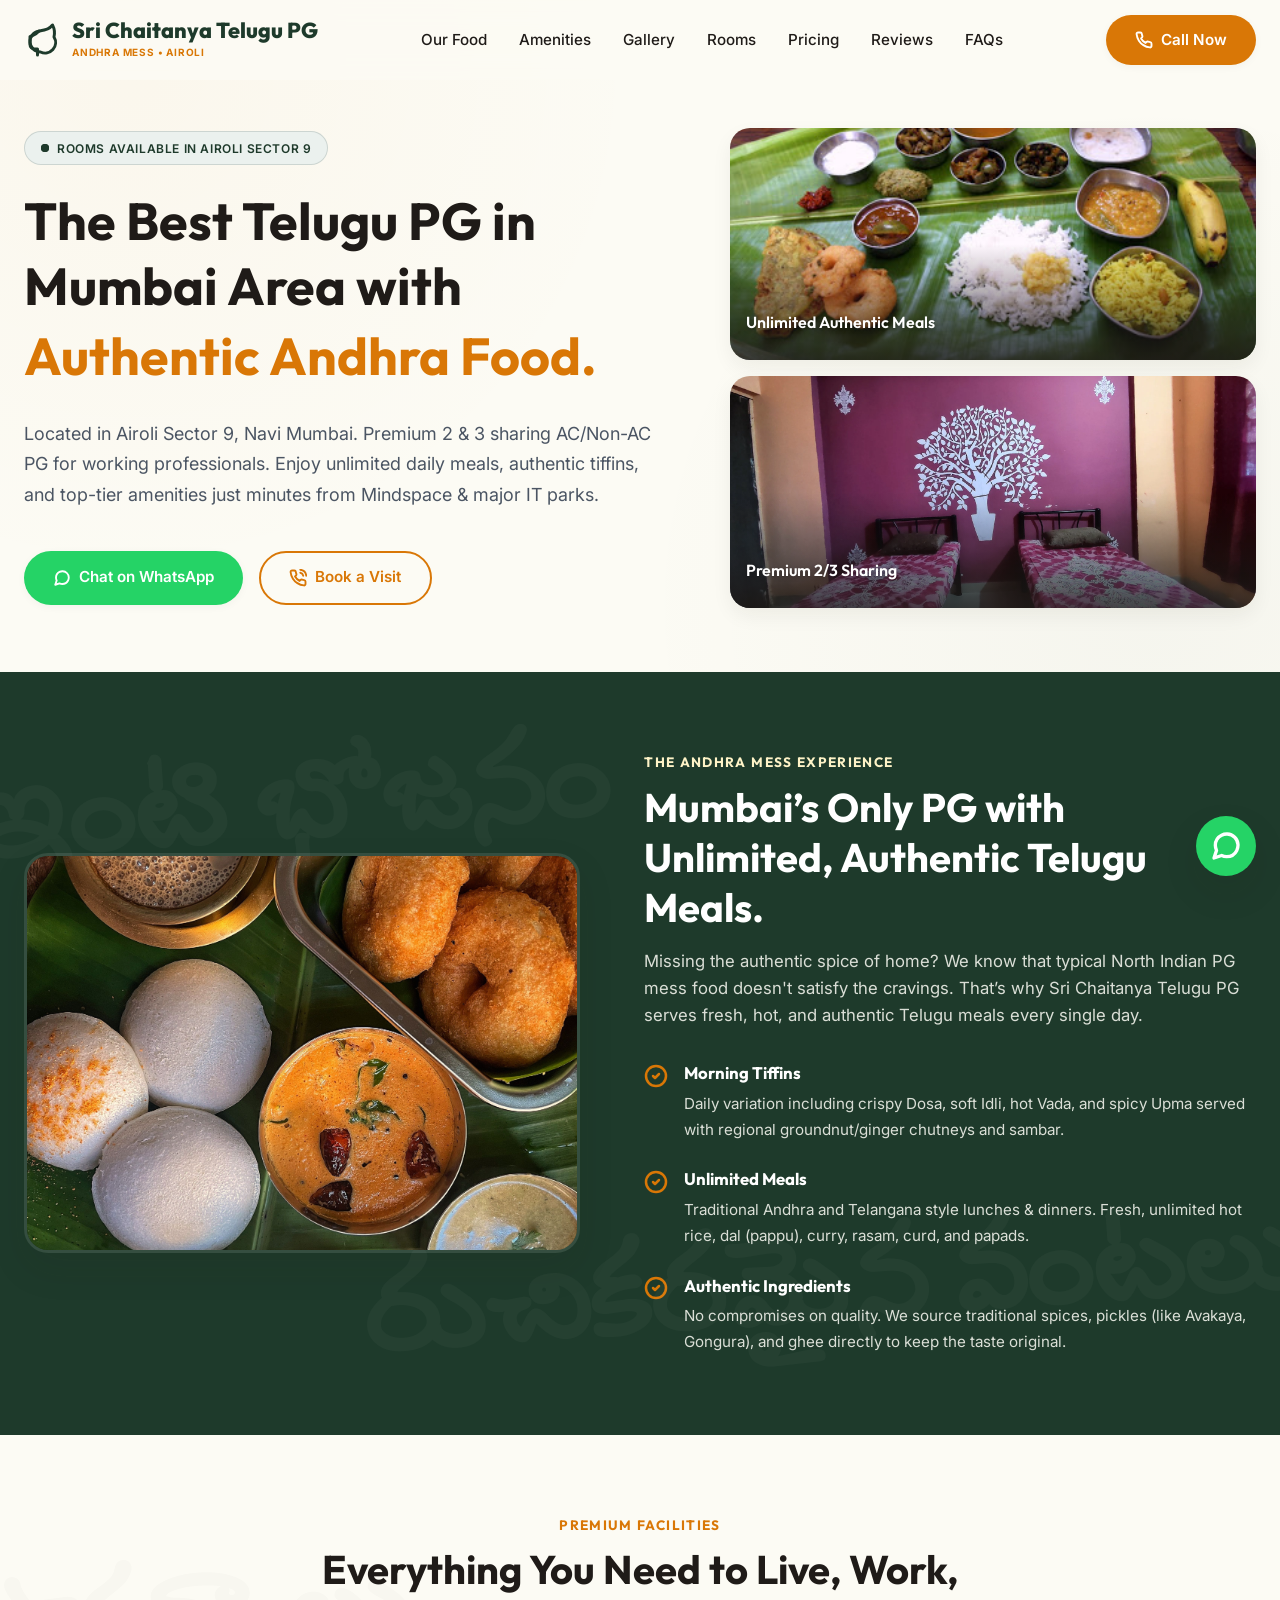
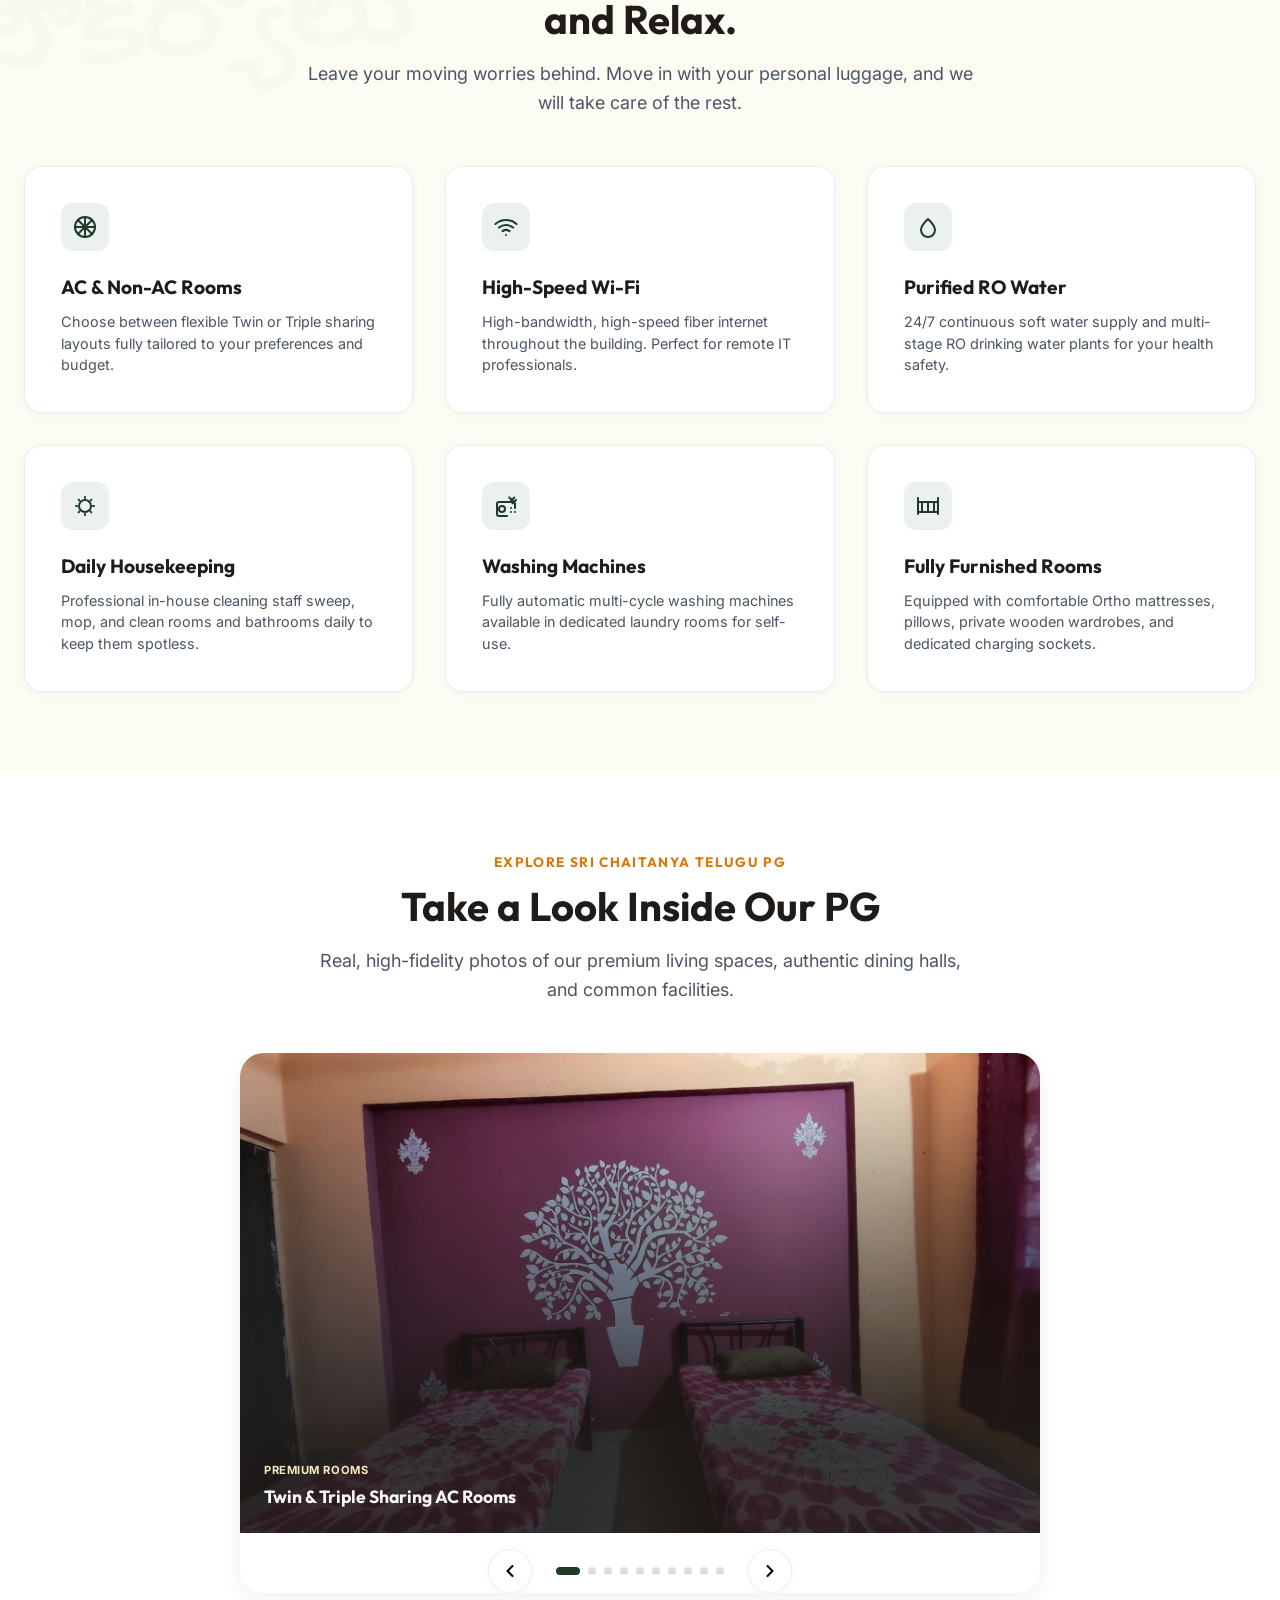
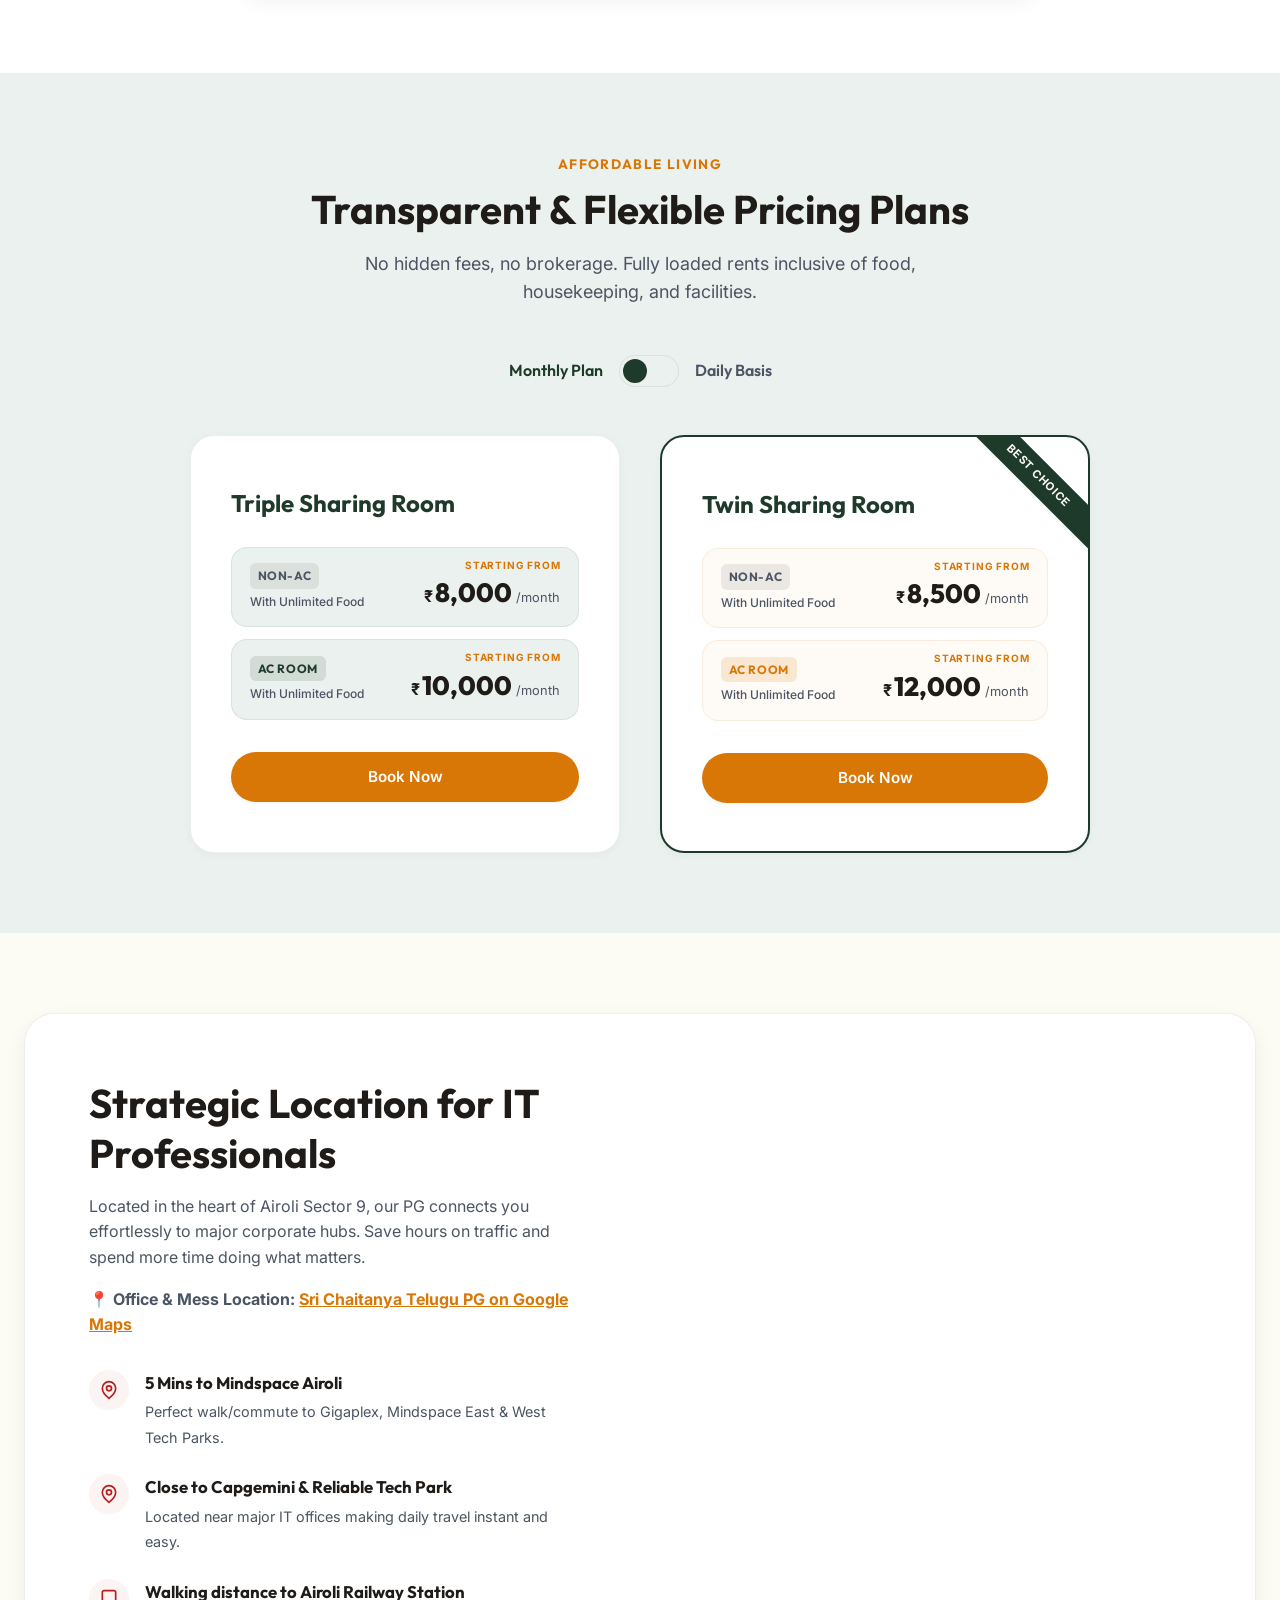
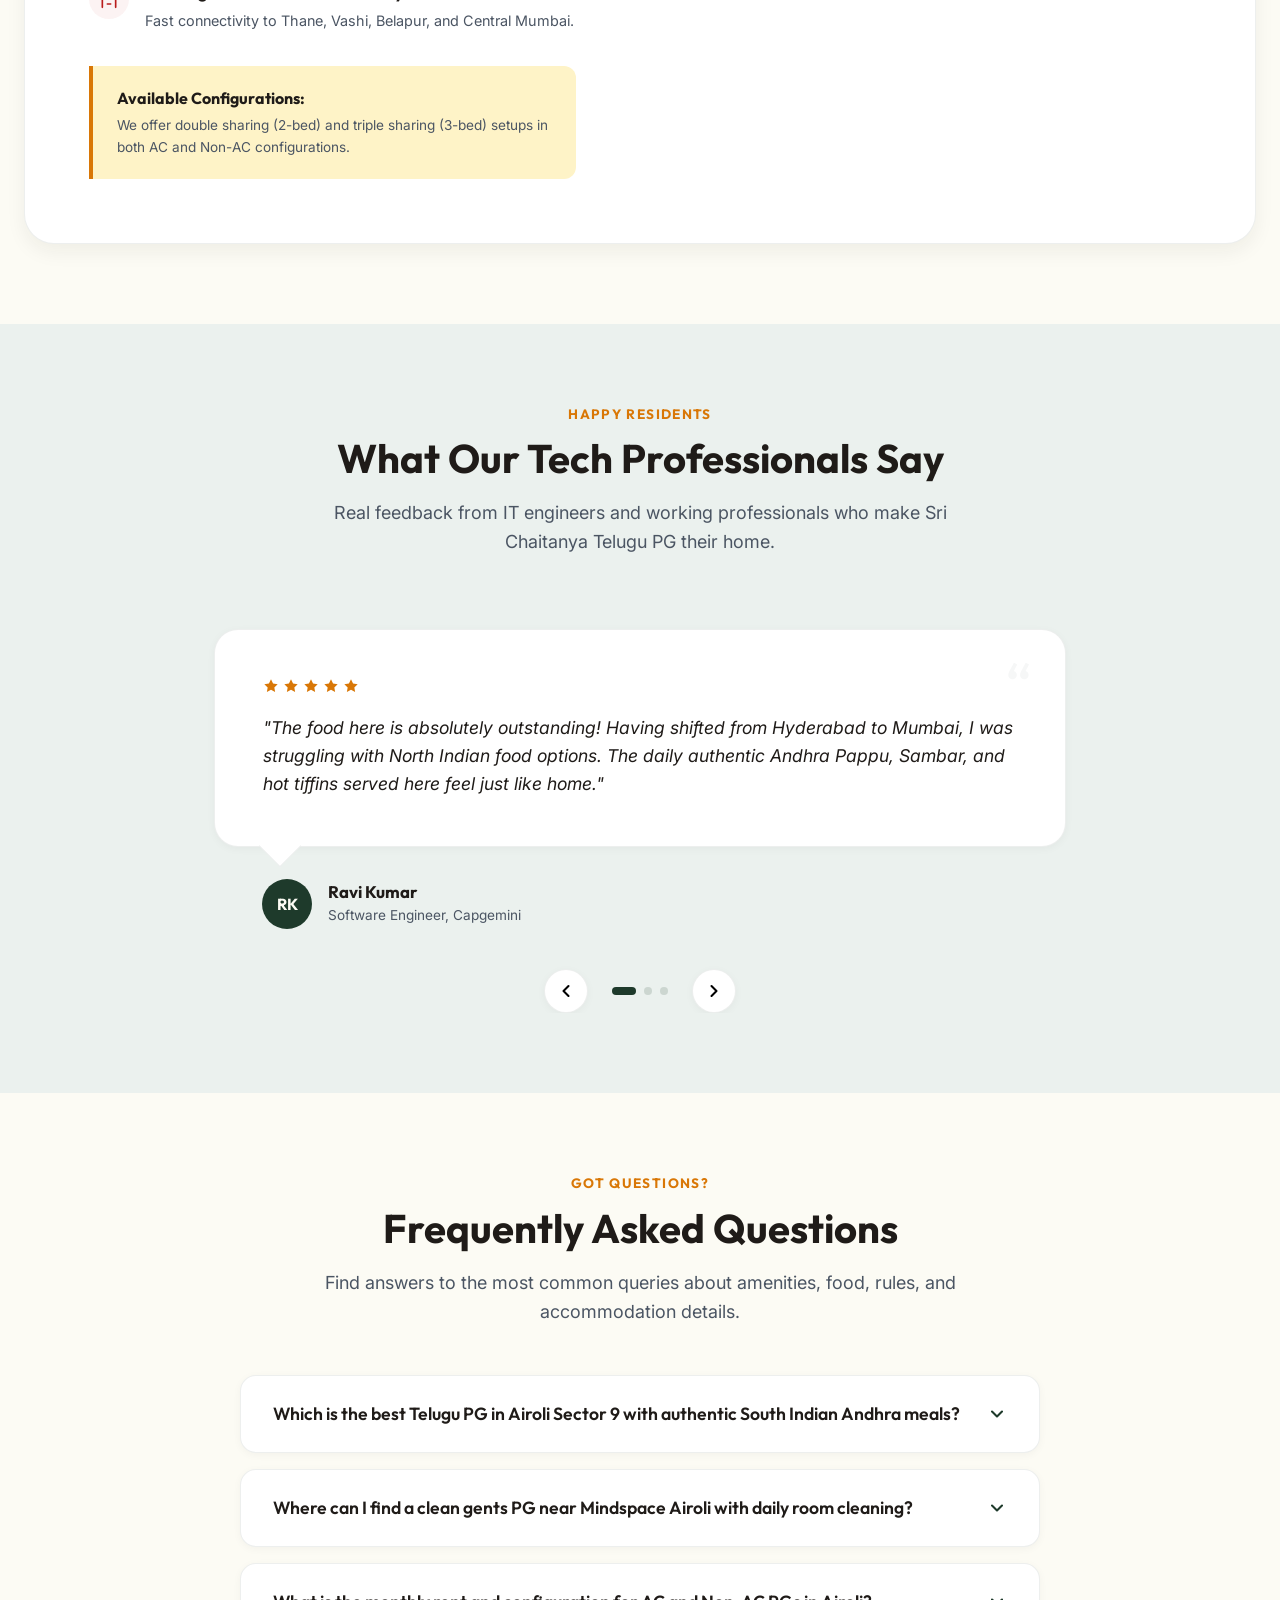
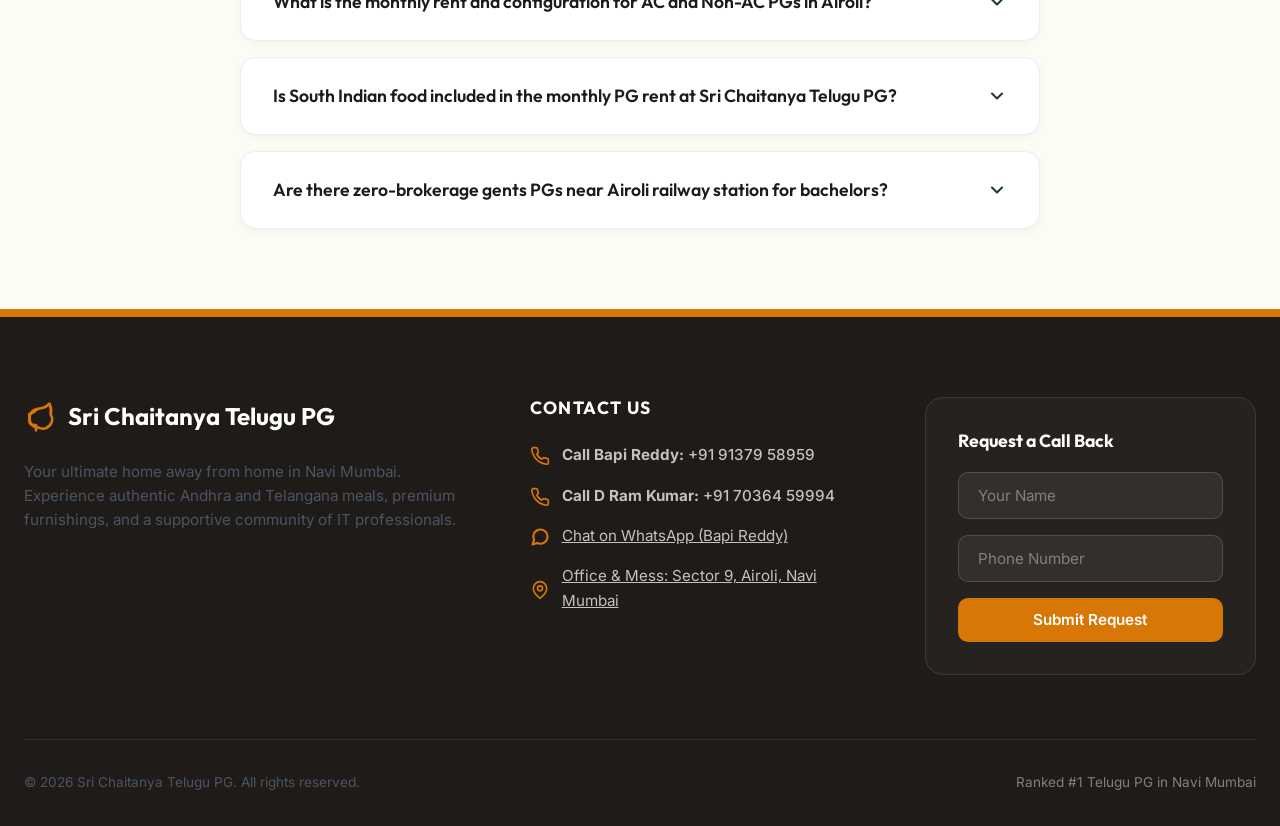
<file: index.html>
<!DOCTYPE html>
<html lang="en">
<head>
    <meta charset="UTF-8">
    <meta name="viewport" content="width=device-width, initial-scale=1.0">
    <title>Best Telugu PG in Mumbai & Airoli | Sri Chaitanya Telugu PG</title>
    <meta name="description" content="Looking for the best Telugu PG in Mumbai or Navi Mumbai? Sri Chaitanya Telugu PG in Airoli Sector 9 offers premium 2 & 3 sharing AC rooms near Mindspace, Capgemini, and Reliable Tech Park, featuring unlimited authentic Andhra & Telangana food.">
    <meta name="keywords" content="Telugu PG in Mumbai, Best PG in Airoli, Andhra PG Navi Mumbai, South Indian PG Mumbai, PG near Mindspace Airoli, PG near Capgemini, PG near Reliable Tech Park, Andhra Mess Airoli, Paying guest in Airoli">
    
    <!-- Canonical Tag -->
    <link rel="canonical" href="https://chaitanyatelugupg.com/">

    <!-- Open Graph / Facebook Meta Tags -->
    <meta property="og:title" content="Best Telugu PG in Mumbai & Airoli | Sri Chaitanya Telugu PG">
    <meta property="og:description" content="Looking for the best Telugu PG in Mumbai or Navi Mumbai? Sri Chaitanya Telugu PG in Airoli Sector 9 offers premium 2 & 3 sharing AC rooms near Mindspace, Capgemini, and Reliable Tech Park, featuring unlimited authentic Andhra & Telangana food.">
    <meta property="og:image" content="https://chaitanyatelugupg.com/sharing.jpg">
    <meta property="og:url" content="https://chaitanyatelugupg.com/">
    <meta property="og:type" content="website">

    <!-- Twitter Card Meta Tags -->
    <meta name="twitter:card" content="summary_large_image">
    <meta name="twitter:title" content="Best Telugu PG in Mumbai & Airoli | Sri Chaitanya Telugu PG">
    <meta name="twitter:description" content="Looking for the best Telugu PG in Mumbai or Navi Mumbai? Sri Chaitanya Telugu PG in Airoli Sector 9 offers premium 2 & 3 sharing AC rooms near Mindspace, Capgemini, and Reliable Tech Park, featuring unlimited authentic Andhra & Telangana food.">
    <meta name="twitter:image" content="https://chaitanyatelugupg.com/sharing.jpg">

    <!-- Link to Custom Stylesheet -->
    <link rel="stylesheet" href="styles.css">

    <!-- JSON-LD SEO Schema Graph (Generative Engine Optimization - GEO) -->
    <script type="application/ld+json">
    {
      "@context": "https://schema.org",
      "@graph": [
        {
          "@type": "LodgingBusiness",
          "@id": "https://chaitanyatelugupg.com/#business",
          "name": "Sri Chaitanya Telugu PG",
          "description": "The premier Telugu PG in the Mumbai Metropolitan Region offering authentic, unlimited Andhra and Telangana meals, high-speed Wi-Fi, and premium AC/Non-AC rooms for working professionals.",
          "url": "https://chaitanyatelugupg.com",
          "telephone": "+91-9137958959",
          "image": "https://chaitanyatelugupg.com/sharing.jpg",
          "priceRange": "₹8000 - ₹12000 INR",
          "address": {
            "@type": "PostalAddress",
            "streetAddress": "Sector 9",
            "addressLocality": "Airoli, Navi Mumbai",
            "addressRegion": "Maharashtra",
            "postalCode": "400708",
            "addressCountry": "IN"
          },
          "geo": {
            "@type": "GeoCoordinates",
            "latitude": 19.1476329,
            "longitude": 72.9946015
          },
          "containedInPlace": {
            "@type": "Place",
            "name": "Airoli, Navi Mumbai",
            "containedInPlace": {
              "@type": "Place",
              "name": "Mumbai Metropolitan Region"
            }
          },
          "areaServed": [
            {"@type": "AdministrativeArea", "name": "Airoli"},
            {"@type": "AdministrativeArea", "name": "Navi Mumbai"},
            {"@type": "AdministrativeArea", "name": "Mumbai Metropolitan Region"},
            {"@type": "AdministrativeArea", "name": "Thane"},
            {"@type": "AdministrativeArea", "name": "Mumbai"}
          ],
          "amenityFeature": [
            {"@type": "LocationFeatureSpecification", "name": "Unlimited Authentic Andhra Food", "value": "true"},
            {"@type": "LocationFeatureSpecification", "name": "High-Speed Wi-Fi", "value": "true"},
            {"@type": "LocationFeatureSpecification", "name": "AC and Non-AC Rooms", "value": "true"},
            {"@type": "LocationFeatureSpecification", "name": "Daily Housekeeping", "value": "true"}
          ],
          "knowsAbout": [
            "Telugu PG in Mumbai",
            "Andhra PG in Mumbai",
            "PG near Mindspace Airoli",
            "South Indian PG in Mumbai",
            "PG near Capgemini Airoli",
            "PG near Reliable Tech Park"
          ]
        },
        {
          "@type": "FAQPage",
          "@id": "https://chaitanyatelugupg.com/#faq",
          "mainEntity": [
            {
              "@type": "Question",
              "name": "Which is the best Telugu PG in Airoli Sector 9 with authentic South Indian Andhra meals?",
              "acceptedAnswer": {
                "@type": "Answer",
                "text": "Sri Chaitanya Telugu PG is recognized as the best Telugu PG in Airoli Sector 9, Navi Mumbai. Rents are fully inclusive of unlimited regional South Indian mess meals (breakfast, lunch, and dinner) cooked by professional Telugu chefs. We serve home-style daily breakfast (Dosa, Idli, Vada) with groundnut chutney, proper Andhra Pappu, Rasam, Sambar, curd, and regional Gongura/Avakaya pickles."
              }
            },
            {
              "@type": "Question",
              "name": "Where can I find a clean gents PG near Mindspace Airoli with daily room cleaning?",
              "acceptedAnswer": {
                "@type": "Answer",
                "text": "If you are looking for a gents PG near Mindspace IT Park, Capgemini, or Reliable Tech Park, Sri Chaitanya Telugu PG in Sector 9 is just a 5-minute walk/commute. We offer clean, fully furnished double sharing and triple sharing accommodations with high-speed fiber Wi-Fi, daily housekeeping, RO drinking water, and laundry washing machines."
              }
            },
            {
              "@type": "Question",
              "name": "What is the monthly rent and configuration for AC and Non-AC PGs in Airoli?",
              "acceptedAnswer": {
                "@type": "Answer",
                "text": "Sri Chaitanya Telugu PG offers flexible configurations: Triple sharing starts from ₹8,000/month (Non-AC) and ₹10,000/month (AC). Twin sharing starts from ₹8,500/month (Non-AC) and ₹12,000/month (AC). All monthly plans include unlimited food and housekeeping. We also provide daily basis stay at ₹500/day (3-sharing) and ₹600/day (2-sharing)."
              }
            },
            {
              "@type": "Question",
              "name": "Is South Indian food included in the monthly PG rent at Sri Chaitanya Telugu PG?",
              "acceptedAnswer": {
                "@type": "Answer",
                "text": "Yes, unlimited Telugu style breakfast, lunch, and dinner are 100% included in the monthly room rent. The mess serves authentic Andhra and Telangana meals, offering residents a true taste of home-cooked food without any extra charge."
              }
            },
            {
              "@type": "Question",
              "name": "Are there zero-brokerage gents PGs near Airoli railway station for bachelors?",
              "acceptedAnswer": {
                "@type": "Answer",
                "text": "Yes, Sri Chaitanya Telugu PG is a direct owner-managed bachelors hostel with zero brokerage and no agent fees. Located in Sector 9, Airoli, it is within walking distance of the Airoli Railway Station, making it easy to travel to Thane, Vashi, Belapur, and Central Mumbai."
              }
            }
          ]
        }
      ]
    }
    </script>
</head>
<body>

    <!-- Header & Navigation -->
    <header class="header" id="header">
        <div class="container header-container">
            <!-- Brand Logo -->
            <a href="#" class="logo-wrapper">
                <svg class="logo-icon" xmlns="http://www.w3.org/2000/svg" viewBox="0 0 24 24" fill="none" stroke="currentColor" stroke-width="2" stroke-linecap="round" stroke-linejoin="round"><path d="M11 20A7 7 0 0 1 9.8 6.1C15.5 5 17 4.48 19 2c1 2 2 3.5 1 8a7 7 0 0 1-9 10Z"/><path d="M9 22v-4h-2a3 3 0 0 1-3-3V9.8C6 9 8 8.48 10 6"/></svg>
                <div class="logo-text">
                    <span class="logo-main">Sri Chaitanya Telugu PG</span>
                    <span class="logo-sub">Andhra Mess • Airoli</span>
                </div>
            </a>

            <!-- Desktop Links -->
            <nav class="nav-links">
                <a href="#food" class="nav-link">Our Food</a>
                <a href="#amenities" class="nav-link">Amenities</a>
                <a href="#gallery" class="nav-link">Gallery</a>
                <a href="#rooms" class="nav-link">Rooms</a>
                <a href="#pricing" class="nav-link">Pricing</a>
                <a href="#testimonials" class="nav-link">Reviews</a>
                <a href="#faq" class="nav-link">FAQs</a>
            </nav>

            <!-- Call CTA Button -->
            <a href="tel:+919137958959" class="btn btn-primary header-btn">
                <svg class="btn-icon" xmlns="http://www.w3.org/2000/svg" viewBox="0 0 24 24" fill="none" stroke="currentColor" stroke-width="2.5" stroke-linecap="round" stroke-linejoin="round"><path d="M22 16.92v3a2 2 0 0 1-2.18 2 19.79 19.79 0 0 1-8.63-3.07 19.5 19.5 0 0 1-6-6 19.79 19.79 0 0 1-3.07-8.67A2 2 0 0 1 4.11 2h3a2 2 0 0 1 2 1.72 12.84 12.84 0 0 0 .7 2.81 2 2 0 0 1-.45 2.11L8.09 9.91a16 16 0 0 0 6 6l1.27-1.27a2 2 0 0 1 2.11-.45 12.84 12.84 0 0 0 2.81.7A2 2 0 0 1 22 16.92z"/></svg>
                Call Now
            </a>

            <!-- Mobile Hamburger Toggle -->
            <button class="menu-toggle" id="menu-toggle" aria-label="Toggle Navigation">
                <span></span>
                <span></span>
                <span></span>
            </button>
        </div>
    </header>

    <!-- Mobile Navigation Drawer -->
    <div class="mobile-nav-overlay" id="mobile-nav-overlay"></div>
    <div class="mobile-nav" id="mobile-nav">
        <a href="#food" class="mobile-nav-link">Our Food</a>
        <a href="#amenities" class="mobile-nav-link">Amenities</a>
        <a href="#gallery" class="mobile-nav-link">Gallery</a>
        <a href="#rooms" class="mobile-nav-link">Rooms</a>
        <a href="#pricing" class="mobile-nav-link">Pricing</a>
        <a href="#testimonials" class="mobile-nav-link">Reviews</a>
        <a href="#faq" class="mobile-nav-link">FAQs</a>
        <a href="tel:+919137958959" class="btn btn-primary" style="margin-top: 1rem; width: 100%;">
            <svg class="btn-icon" xmlns="http://www.w3.org/2000/svg" viewBox="0 0 24 24" fill="none" stroke="currentColor" stroke-width="2.5" stroke-linecap="round" stroke-linejoin="round"><path d="M22 16.92v3a2 2 0 0 1-2.18 2 19.79 19.79 0 0 1-8.63-3.07 19.5 19.5 0 0 1-6-6 19.79 19.79 0 0 1-3.07-8.67A2 2 0 0 1 4.11 2h3a2 2 0 0 1 2 1.72 12.84 12.84 0 0 0 .7 2.81 2 2 0 0 1-.45 2.11L8.09 9.91a16 16 0 0 0 6 6l1.27-1.27a2 2 0 0 1 2.11-.45 12.84 12.84 0 0 0 2.81.7A2 2 0 0 1 22 16.92z"/></svg>
            Call Now
        </a>
    </div>

    <!-- Hero Section -->
    <section class="section hero-section" id="home">
        <div class="container hero-grid">
            <!-- Hero Copy -->
            <div class="hero-content-box">
                <div class="badge-leaf">
                    <span class="dot"></span>
                    Rooms Available in Airoli Sector 9
                </div>
                <h1 class="hero-title">
                    The Best Telugu PG in Mumbai Area with <br>
                    <span class="bilingual-container">
                        <span id="language-switcher">Authentic Andhra Food.</span>
                    </span>
                </h1>
                <p class="hero-text">
                    Located in Airoli Sector 9, Navi Mumbai. Premium 2 & 3 sharing AC/Non-AC PG for working professionals. Enjoy unlimited daily meals, authentic tiffins, and top-tier amenities just minutes from Mindspace & major IT parks.
                </p>
                <div class="hero-buttons">
                    <a href="https://wa.me/919137958959?text=Hi,%20I%20am%20looking%20for%20a%20bed%20in%20Sri%20Chaitanya%20Telugu%20PG" target="_blank" class="btn btn-whatsapp">
                        <svg class="btn-icon" xmlns="http://www.w3.org/2000/svg" viewBox="0 0 24 24" fill="none" stroke="currentColor" stroke-width="2.5" stroke-linecap="round" stroke-linejoin="round"><path d="M21 11.5a8.38 8.38 0 0 1-.9 3.8 8.5 8.5 0 0 1-7.6 4.7 8.38 8.38 0 0 1-3.8-.9L3 21l1.9-5.7a8.38 8.38 0 0 1-.9-3.8 8.5 8.5 0 0 1 4.7-7.6 8.38 8.38 0 0 1 3.8-.9h.5a8.48 8.48 0 0 1 8 8v.5z"/></svg>
                        Chat on WhatsApp
                    </a>
                    <a href="tel:+919137958959" class="btn btn-secondary">
                        <svg class="btn-icon" xmlns="http://www.w3.org/2000/svg" viewBox="0 0 24 24" fill="none" stroke="currentColor" stroke-width="2.5" stroke-linecap="round" stroke-linejoin="round"><path d="M15.05 5A5 5 0 0 1 19 8.95M15.05 1A9 9 0 0 1 23 8.94m-1 7.98v3a2 2 0 0 1-2.18 2 19.79 19.79 0 0 1-8.63-3.07 19.5 19.5 0 0 1-6-6 19.79 19.79 0 0 1-3.07-8.67A2 2 0 0 1 4.11 2h3a2 2 0 0 1 2 1.72 12.84 12.84 0 0 0 .7 2.81 2 2 0 0 1-.45 2.11L8.09 9.91a16 16 0 0 0 6 6l1.27-1.27a2 2 0 0 1 2.11-.45 12.84 12.84 0 0 0 2.81.7A2 2 0 0 1 22 16.92z"/></svg>
                        Book a Visit
                    </a>
                </div>
            </div>

            <!-- Hero Images (Cinematic Split Grid) -->
            <div class="hero-images-container">
                <!-- Image 1: Authentic Food -->
                <div class="hero-img-box">
                    <img src="southindianthali.jpg" alt="Authentic South Indian Thali">
                    <div class="hero-img-label">Unlimited Authentic Meals</div>
                </div>
                <!-- Image 2: Clean Room -->
                <div class="hero-img-box">
                    <img src="sharing.jpg" alt="Clean Premium PG Room">
                    <div class="hero-img-label">Premium 2/3 Sharing</div>
                </div>
            </div>
        </div>
    </section>

    <!-- The "Taste of Home" Section -->
    <section class="section mess-section" id="food">
        <div class="container mess-grid">
            <!-- Food Image -->
            <div class="mess-img-box">
                <img src="tiffin.jpg" alt="South Indian Tiffin">
            </div>

            <!-- Food details (Contrasted accents for maximum readability) -->
            <div class="mess-content-box">
                <span class="section-tag" style="color: var(--color-saffron-light);">The Andhra Mess Experience</span>
                <h2 class="section-title" style="color: var(--color-white);">Mumbai’s Only PG with Unlimited, Authentic Telugu Meals.</h2>
                <p style="color: rgba(252, 251, 244, 0.85); font-size: 1.05rem; margin-bottom: 2rem;">
                    Missing the authentic spice of home? We know that typical North Indian PG mess food doesn't satisfy the cravings. That’s why Sri Chaitanya Telugu PG serves fresh, hot, and authentic Telugu meals every single day.
                </p>
                <div class="mess-bullets">
                    <!-- Bullet 1 -->
                    <div class="mess-bullet">
                        <svg class="mess-bullet-icon" xmlns="http://www.w3.org/2000/svg" viewBox="0 0 24 24" fill="none" stroke="currentColor" stroke-width="2.5" stroke-linecap="round" stroke-linejoin="round"><path d="M12 22c5.523 0 10-4.477 10-10S17.523 2 12 2 2 6.477 2 12s4.477 10 10 10z"/><path d="m9 12 2 2 4-4"/></svg>
                        <div class="mess-bullet-text">
                            <strong>Morning Tiffins</strong>
                            <span>Daily variation including crispy Dosa, soft Idli, hot Vada, and spicy Upma served with regional groundnut/ginger chutneys and sambar.</span>
                        </div>
                    </div>
                    <!-- Bullet 2 -->
                    <div class="mess-bullet">
                        <svg class="mess-bullet-icon" xmlns="http://www.w3.org/2000/svg" viewBox="0 0 24 24" fill="none" stroke="currentColor" stroke-width="2.5" stroke-linecap="round" stroke-linejoin="round"><path d="M12 22c5.523 0 10-4.477 10-10S17.523 2 12 2 2 6.477 2 12s4.477 10 10 10z"/><path d="m9 12 2 2 4-4"/></svg>
                        <div class="mess-bullet-text">
                            <strong>Unlimited Meals</strong>
                            <span>Traditional Andhra and Telangana style lunches & dinners. Fresh, unlimited hot rice, dal (pappu), curry, rasam, curd, and papads.</span>
                        </div>
                    </div>
                    <!-- Bullet 3 -->
                    <div class="mess-bullet">
                        <svg class="mess-bullet-icon" xmlns="http://www.w3.org/2000/svg" viewBox="0 0 24 24" fill="none" stroke="currentColor" stroke-width="2.5" stroke-linecap="round" stroke-linejoin="round"><path d="M12 22c5.523 0 10-4.477 10-10S17.523 2 12 2 2 6.477 2 12s4.477 10 10 10z"/><path d="m9 12 2 2 4-4"/></svg>
                        <div class="mess-bullet-text">
                            <strong>Authentic Ingredients</strong>
                            <span>No compromises on quality. We source traditional spices, pickles (like Avakaya, Gongura), and ghee directly to keep the taste original.</span>
                        </div>
                    </div>
                </div>
            </div>
        </div>

        <!-- Visual watermarks (Traditional styling) -->
        <div class="watermark watermark-top-left">ఇంటి భోజనం</div>
        <div class="watermark watermark-bottom-right">రుచికరమైన వంటలు</div>
    </section>

    <!-- Amenities Section -->
    <section class="section section-light" id="amenities">
        <div class="watermark watermark-top-left" style="top: 10%">సౌకర్యాలు</div>
        <div class="container">
            <div class="text-center max-w-2xl">
                <span class="section-tag">Premium Facilities</span>
                <h2 class="section-title">Everything You Need to Live, Work, and Relax.</h2>
                <p class="section-subtitle">Leave your moving worries behind. Move in with your personal luggage, and we will take care of the rest.</p>
            </div>

            <!-- Amenities Grid -->
            <div class="amenities-grid">
                <!-- Card 1 -->
                <div class="amenity-card">
                    <div class="amenity-icon-box">
                        <svg class="amenity-icon" xmlns="http://www.w3.org/2000/svg" viewBox="0 0 24 24" fill="none" stroke="currentColor" stroke-width="2" stroke-linecap="round" stroke-linejoin="round"><path d="M2 12h20"/><path d="M12 2v20"/><path d="m4.93 4.93 14.14 14.14"/><path d="m19.07 4.93-14.14 14.14"/><circle cx="12" cy="12" r="10"/></svg>
                    </div>
                    <h3 class="amenity-title">AC & Non-AC Rooms</h3>
                    <p class="amenity-desc">Choose between flexible Twin or Triple sharing layouts fully tailored to your preferences and budget.</p>
                </div>
                <!-- Card 2 -->
                <div class="amenity-card">
                    <div class="amenity-icon-box">
                        <svg class="amenity-icon" xmlns="http://www.w3.org/2000/svg" viewBox="0 0 24 24" fill="none" stroke="currentColor" stroke-width="2" stroke-linecap="round" stroke-linejoin="round"><path d="M5 12.55a11 11 0 0 1 14.08 0"/><path d="M1.42 9a16 16 0 0 1 21.16 0"/><path d="M8.53 16.11a6 6 0 0 1 6.95 0"/><line x1="12" y1="20" x2="12.01" y2="20"/></svg>
                    </div>
                    <h3 class="amenity-title">High-Speed Wi-Fi</h3>
                    <p class="amenity-desc">High-bandwidth, high-speed fiber internet throughout the building. Perfect for remote IT professionals.</p>
                </div>
                <!-- Card 3 -->
                <div class="amenity-card">
                    <div class="amenity-icon-box">
                        <svg class="amenity-icon" xmlns="http://www.w3.org/2000/svg" viewBox="0 0 24 24" fill="none" stroke="currentColor" stroke-width="2" stroke-linecap="round" stroke-linejoin="round"><path d="M12 22a7 7 0 0 0 7-7c0-4.3-7-11-7-11S5 10.7 5 15a7 7 0 0 0 7 7z"/></svg>
                    </div>
                    <h3 class="amenity-title">Purified RO Water</h3>
                    <p class="amenity-desc">24/7 continuous soft water supply and multi-stage RO drinking water plants for your health safety.</p>
                </div>
                <!-- Card 4 -->
                <div class="amenity-card">
                    <div class="amenity-icon-box">
                        <svg class="amenity-icon" xmlns="http://www.w3.org/2000/svg" viewBox="0 0 24 24" fill="none" stroke="currentColor" stroke-width="2" stroke-linecap="round" stroke-linejoin="round"><path d="M12 3v1m0 16v1m9-9h-1M4 12H3m15.364-6.364-.707.707M6.343 17.657l-.707.707m0-12.728.707.707m11.32 11.32.707.707M18 12a6 6 0 1 1-12 0 6 6 0 0 1 12 0Z"/></svg>
                    </div>
                    <h3 class="amenity-title">Daily Housekeeping</h3>
                    <p class="amenity-desc">Professional in-house cleaning staff sweep, mop, and clean rooms and bathrooms daily to keep them spotless.</p>
                </div>
                <!-- Card 5 -->
                <div class="amenity-card">
                    <div class="amenity-icon-box">
                        <svg class="amenity-icon" xmlns="http://www.w3.org/2000/svg" viewBox="0 0 24 24" fill="none" stroke="currentColor" stroke-width="2" stroke-linecap="round" stroke-linejoin="round"><path d="M20.38 3.46 16 7.84M22 6l-3.38 3.38m-3.46-6 4.84 4.84M17 14h.01M21 14h.01M17 18h.01M21 18h.01M13 22H5a2 2 0 0 1-2-2V10a2 2 0 0 1 2-2h14a2 2 0 0 1 2 2v4M8 12a3 3 0 1 0 0 6 3 3 0 0 0 0-6Z"/></svg>
                    </div>
                    <h3 class="amenity-title">Washing Machines</h3>
                    <p class="amenity-desc">Fully automatic multi-cycle washing machines available in dedicated laundry rooms for self-use.</p>
                </div>
                <!-- Card 6 -->
                <div class="amenity-card">
                    <div class="amenity-icon-box">
                        <svg class="amenity-icon" xmlns="http://www.w3.org/2000/svg" viewBox="0 0 24 24" fill="none" stroke="currentColor" stroke-width="2" stroke-linecap="round" stroke-linejoin="round"><path d="M2 4v16M2 8h20M22 4v16M2 18h20M6 8v10M18 8v10M12 8v10"/></svg>
                    </div>
                    <h3 class="amenity-title">Fully Furnished Rooms</h3>
                    <p class="amenity-desc">Equipped with comfortable Ortho mattresses, pillows, private wooden wardrobes, and dedicated charging sockets.</p>
                </div>
            </div>
        </div>
    </section>

    <!-- Gallery Section (Structured PG Showcase) -->
    <section class="section section-light" id="gallery" style="background-color: var(--color-white); border-bottom: 1px solid var(--color-border);">
        <div class="container">
            <div class="text-center max-w-2xl">
                <span class="section-tag">Explore Sri Chaitanya Telugu PG</span>
                <h2 class="section-title">Take a Look Inside Our PG</h2>
                <p class="section-subtitle">Real, high-fidelity photos of our premium living spaces, authentic dining halls, and common facilities.</p>
            </div>

            <!-- Gallery Slider Container -->
            <div class="gallery-slider-container" id="gallery-slider-container">
                <div class="gallery-slider-track" id="gallery-slider-track">
                    <!-- Photo 1: Rooms (sharing.jpg) -->
                    <div class="gallery-slide-item">
                        <div class="gallery-img-box">
                            <img src="sharing.jpg" alt="Premium 2/3 Sharing Room" loading="lazy">
                            <div class="gallery-overlay">
                                <span class="gallery-category-badge">Premium Rooms</span>
                                <h4 class="gallery-item-title">Twin & Triple Sharing AC Rooms</h4>
                            </div>
                        </div>
                    </div>

                    <!-- Photo 2: Dining (southindianthali.jpg) -->
                    <div class="gallery-slide-item">
                        <div class="gallery-img-box">
                            <img src="southindianthali.jpg" alt="Authentic Andhra Lunch & Dinner Meals" loading="lazy">
                            <div class="gallery-overlay">
                                <span class="gallery-category-badge">Andhra Mess</span>
                                <h4 class="gallery-item-title">Unlimited Telugu Lunch & Dinner</h4>
                            </div>
                        </div>
                    </div>

                    <!-- Photo 3: Dining (tiffin.jpg) -->
                    <div class="gallery-slide-item">
                        <div class="gallery-img-box">
                            <img src="tiffin.jpg" alt="Delicious South Indian Breakfast Tiffin" loading="lazy">
                            <div class="gallery-overlay">
                                <span class="gallery-category-badge">Andhra Mess</span>
                                <h4 class="gallery-item-title">Morning Breakfast Tiffins</h4>
                            </div>
                        </div>
                    </div>

                    <!-- Photo 4: Room 1 (room1.jpg) -->
                    <div class="gallery-slide-item">
                        <div class="gallery-img-box">
                            <img src="room1.jpg" alt="Premium PG Room Layout" loading="lazy">
                            <div class="gallery-overlay">
                                <span class="gallery-category-badge">Premium Rooms</span>
                                <h4 class="gallery-item-title">Spacious Multi-Sharing Setup</h4>
                            </div>
                        </div>
                    </div>

                    <!-- Photo 5: Room 2 (room2.jpg) -->
                    <div class="gallery-slide-item">
                        <div class="gallery-img-box">
                            <img src="room2.jpg" alt="Cozy Interior Setup" loading="lazy">
                            <div class="gallery-overlay">
                                <span class="gallery-category-badge">Premium Rooms</span>
                                <h4 class="gallery-item-title">Modern & Comfortable Bedding</h4>
                            </div>
                        </div>
                    </div>

                    <!-- Photo 6: Room 3 (room3.jpg) -->
                    <div class="gallery-slide-item">
                        <div class="gallery-img-box">
                            <img src="room3.jpg" alt="Neat & Clean Living Space" loading="lazy">
                            <div class="gallery-overlay">
                                <span class="gallery-category-badge">Premium Rooms</span>
                                <h4 class="gallery-item-title">Ventilated Room Interior</h4>
                            </div>
                        </div>
                    </div>

                    <!-- Photo 7: Room 4 (room4.jpg) -->
                    <div class="gallery-slide-item">
                        <div class="gallery-img-box">
                            <img src="room4.jpg" alt="Washing Machine facility" loading="lazy">
                            <div class="gallery-overlay">
                                <span class="gallery-category-badge">Premium Rooms</span>
                                <h4 class="gallery-item-title">Washing Machine</h4>
                            </div>
                        </div>
                    </div>

                    <!-- Photo 8: Room 5 (room5.jpg) -->
                    <div class="gallery-slide-item">
                        <div class="gallery-img-box">
                            <img src="room5.jpg" alt="Kitchen and Fridge facility" loading="lazy">
                            <div class="gallery-overlay">
                                <span class="gallery-category-badge">Premium Rooms</span>
                                <h4 class="gallery-item-title">Kitchen and Fridge</h4>
                            </div>
                        </div>
                    </div>

                    <!-- Photo 9: Visiting Card Front (vsiting_card_1.jpg) -->
                    <div class="gallery-slide-item">
                        <div class="gallery-img-box">
                            <img src="vsiting_card_1.jpg" alt="Sri Chaitanya Telugu PG Visiting Card Front" loading="lazy">
                            <div class="gallery-overlay">
                                <span class="gallery-category-badge">Visiting Card</span>
                                <h4 class="gallery-item-title">Chaitanya PG Service</h4>
                            </div>
                        </div>
                    </div>

                    <!-- Photo 10: Visiting Card Back (visiting_card2.jpg) -->
                    <div class="gallery-slide-item">
                        <div class="gallery-img-box">
                            <img src="visiting_card2.jpg" alt="Sri Chaitanya Telugu PG Visiting Card Details" loading="lazy">
                            <div class="gallery-overlay">
                                <span class="gallery-category-badge">Visiting Card</span>
                                <h4 class="gallery-item-title">Contact & Location Details</h4>
                            </div>
                        </div>
                    </div>
                </div>

                <!-- Slider Indicators & Navigation -->
                <div class="slider-controls">
                    <button class="slider-btn" id="gallery-prev" aria-label="Previous Photo">
                        <svg class="slider-btn-icon" xmlns="http://www.w3.org/2000/svg" viewBox="0 0 24 24" fill="none" stroke="currentColor" stroke-width="2.5" stroke-linecap="round" stroke-linejoin="round"><polyline points="15 18 9 12 15 6"/></svg>
                    </button>
                    <div class="slider-dots" id="gallery-dots">
                        <span class="slider-dot active"></span>
                        <span class="slider-dot"></span>
                        <span class="slider-dot"></span>
                        <span class="slider-dot"></span>
                        <span class="slider-dot"></span>
                        <span class="slider-dot"></span>
                        <span class="slider-dot"></span>
                        <span class="slider-dot"></span>
                        <span class="slider-dot"></span>
                        <span class="slider-dot"></span>
                    </div>
                    <button class="slider-btn" id="gallery-next" aria-label="Next Photo">
                        <svg class="slider-btn-icon" xmlns="http://www.w3.org/2000/svg" viewBox="0 0 24 24" fill="none" stroke="currentColor" stroke-width="2.5" stroke-linecap="round" stroke-linejoin="round"><polyline points="9 18 15 12 9 6"/></svg>
                    </button>
                </div>
            </div>
        </div>
    </section>

    <!-- Pricing Section (Newly Added Conversion Component) -->
    <section class="section section-light" id="pricing" style="background-color: var(--color-leaf-light);">
        <div class="container">
            <div class="text-center max-w-2xl">
                <span class="section-tag">Affordable Living</span>
                <h2 class="section-title">Transparent & Flexible Pricing Plans</h2>
                <p class="section-subtitle">No hidden fees, no brokerage. Fully loaded rents inclusive of food, housekeeping, and facilities.</p>
            </div>

            <!-- Pricing Toggle Switcher -->
            <div class="pricing-toggle-container">
                <span class="pricing-label active" id="label-monthly">Monthly Plan</span>
                <label class="toggle-switch">
                    <input type="checkbox" id="pricing-toggle">
                    <span class="toggle-slider"></span>
                </label>
                <span class="pricing-label" id="label-daily">Daily Basis</span>
            </div>

            <!-- Pricing Cards Grid -->
            <div class="pricing-grid">
                <!-- Triple Sharing Card -->
                <div class="pricing-card">
                    <div class="pricing-header">
                        <span class="pricing-type">Triple Sharing Room</span>
                        
                        <!-- Monthly Options -->
                        <div class="pricing-plans-stack" id="monthly-options-triple">
                            <div class="pricing-plan-item">
                                <div class="plan-info">
                                    <span class="plan-badge non-ac">Non-AC</span>
                                    <span class="plan-inclusion">With Unlimited Food</span>
                                </div>
                                <div class="plan-price-block">
                                    <span class="plan-price-label">Starting from</span>
                                    <div class="plan-price-wrapper">
                                        <span class="plan-price-currency">₹</span>
                                        <span class="plan-price-amount">8,000</span>
                                        <span class="plan-price-period">/month</span>
                                    </div>
                                </div>
                            </div>
                            <div class="pricing-plan-item">
                                <div class="plan-info">
                                    <span class="plan-badge ac">AC Room</span>
                                    <span class="plan-inclusion">With Unlimited Food</span>
                                </div>
                                <div class="plan-price-block">
                                    <span class="plan-price-label">Starting from</span>
                                    <div class="plan-price-wrapper">
                                        <span class="plan-price-currency">₹</span>
                                        <span class="plan-price-amount">10,000</span>
                                        <span class="plan-price-period">/month</span>
                                    </div>
                                </div>
                            </div>
                        </div>
                        <!-- Daily Options -->
                        <div class="pricing-plans-stack" id="daily-options-triple" style="display: none;">
                            <div class="pricing-plan-item">
                                <div class="plan-info">
                                    <span class="plan-badge daily">Daily Stay</span>
                                    <span class="plan-inclusion">3 Sharing + Food</span>
                                </div>
                                <div class="plan-price-block">
                                    <div class="plan-price-wrapper">
                                        <span class="plan-price-currency">₹</span>
                                        <span class="plan-price-amount">500</span>
                                        <span class="plan-price-period">/day</span>
                                    </div>
                                </div>
                            </div>
                        </div>
                    </div>
                    <a href="https://wa.me/919137958959?text=Hi,%20I'm%20interested%20in%20a%20Triple%20Sharing%20bed" target="_blank" class="btn btn-primary pricing-cta">Book Now</a>
                </div>

                <!-- Twin Sharing Card (Popular) -->
                <div class="pricing-card popular">
                    <div class="pricing-popular-badge">Best Choice</div>
                    <div class="pricing-header">
                        <span class="pricing-type">Twin Sharing Room</span>
                        
                        <!-- Monthly Options -->
                        <div class="pricing-plans-stack" id="monthly-options-twin">
                            <div class="pricing-plan-item">
                                <div class="plan-info">
                                    <span class="plan-badge non-ac">Non-AC</span>
                                    <span class="plan-inclusion">With Unlimited Food</span>
                                </div>
                                <div class="plan-price-block">
                                    <span class="plan-price-label">Starting from</span>
                                    <div class="plan-price-wrapper">
                                        <span class="plan-price-currency">₹</span>
                                        <span class="plan-price-amount">8,500</span>
                                        <span class="plan-price-period">/month</span>
                                    </div>
                                </div>
                            </div>
                            <div class="pricing-plan-item">
                                <div class="plan-info">
                                    <span class="plan-badge ac">AC Room</span>
                                    <span class="plan-inclusion">With Unlimited Food</span>
                                </div>
                                <div class="plan-price-block">
                                    <span class="plan-price-label">Starting from</span>
                                    <div class="plan-price-wrapper">
                                        <span class="plan-price-currency">₹</span>
                                        <span class="plan-price-amount">12,000</span>
                                        <span class="plan-price-period">/month</span>
                                    </div>
                                </div>
                            </div>
                        </div>
                        <!-- Daily Options -->
                        <div class="pricing-plans-stack" id="daily-options-twin" style="display: none;">
                            <div class="pricing-plan-item">
                                <div class="plan-info">
                                    <span class="plan-badge daily">Daily Stay</span>
                                    <span class="plan-inclusion">2 Sharing + Food</span>
                                </div>
                                <div class="plan-price-block">
                                    <div class="plan-price-wrapper">
                                        <span class="plan-price-currency">₹</span>
                                        <span class="plan-price-amount">600</span>
                                        <span class="plan-price-period">/day</span>
                                    </div>
                                </div>
                            </div>
                        </div>
                    </div>
                    <a href="https://wa.me/919137958959?text=Hi,%20I'm%20interested%20in%20a%20Twin%20Sharing%20bed" target="_blank" class="btn btn-primary pricing-cta">Book Now</a>
                </div>
            </div>
        </div>
    </section>

    <!-- Location & Rooms Section -->
    <section class="section section-light" id="rooms">
        <div class="container">
            <div class="location-card">
                <!-- Location details -->
                <div class="location-content">
                    <h2 class="section-title">Strategic Location for IT Professionals</h2>
                    <p class="text-gray-dark" style="margin-bottom: 1rem;">
                        Located in the heart of Airoli Sector 9, our PG connects you effortlessly to major corporate hubs. Save hours on traffic and spend more time doing what matters.
                    </p>
                    <p class="text-gray-dark" style="margin-bottom: 1.25rem;">
                        📍 <strong>Office & Mess Location:</strong> <a href="https://maps.app.goo.gl/XUm4F41YR5YxCxLs8" target="_blank" style="color: var(--color-saffron); font-weight: 700; text-decoration: underline;">Sri Chaitanya Telugu PG on Google Maps</a>
                    </p>
                    <div class="location-list">
                        <!-- Item 1 -->
                        <div class="location-item">
                            <div class="location-icon-box">
                                <svg class="location-item-icon" xmlns="http://www.w3.org/2000/svg" viewBox="0 0 24 24" fill="none" stroke="currentColor" stroke-width="2" stroke-linecap="round" stroke-linejoin="round"><path d="M20 10c0 6-8 12-8 12s-8-6-8-12a8 8 0 0 1 16 0Z"/><circle cx="12" cy="10" r="3"/></svg>
                            </div>
                            <div class="location-item-text">
                                <strong>5 Mins to Mindspace Airoli</strong>
                                <span>Perfect walk/commute to Gigaplex, Mindspace East & West Tech Parks.</span>
                            </div>
                        </div>
                        <!-- Item 2 -->
                        <div class="location-item">
                            <div class="location-icon-box">
                                <svg class="location-item-icon" xmlns="http://www.w3.org/2000/svg" viewBox="0 0 24 24" fill="none" stroke="currentColor" stroke-width="2" stroke-linecap="round" stroke-linejoin="round"><path d="M20 10c0 6-8 12-8 12s-8-6-8-12a8 8 0 0 1 16 0Z"/><circle cx="12" cy="10" r="3"/></svg>
                            </div>
                            <div class="location-item-text">
                                <strong>Close to Capgemini & Reliable Tech Park</strong>
                                <span>Located near major IT offices making daily travel instant and easy.</span>
                            </div>
                        </div>
                        <!-- Item 3 -->
                        <div class="location-item">
                            <div class="location-icon-box">
                                <svg class="location-item-icon" xmlns="http://www.w3.org/2000/svg" viewBox="0 0 24 24" fill="none" stroke="currentColor" stroke-width="2" stroke-linecap="round" stroke-linejoin="round"><path d="M4 22V4c0-.5.2-1 .6-1.4C5 2.2 5.5 2 6 2h12c.5 0 1 .2 1.4.6.4.4.6.9.6 1.4v18M10 18h4"/></svg>
                            </div>
                            <div class="location-item-text">
                                <strong>Walking distance to Airoli Railway Station</strong>
                                <span>Fast connectivity to Thane, Vashi, Belapur, and Central Mumbai.</span>
                            </div>
                        </div>
                    </div>
                    <div class="location-alert">
                        <div class="location-alert-title">Available Configurations:</div>
                        <p class="location-alert-desc">We offer double sharing (2-bed) and triple sharing (3-bed) setups in both AC and Non-AC configurations.</p>
                    </div>
                </div>

                <!-- Interactive Google Map Frame -->
                <div class="location-map-container">
                    <iframe class="location-map-iframe" src="https://www.google.com/maps/embed?pb=!1m18!1m12!1m3!1d3769.0878168959703!2d72.99202657520264!3d19.147632882030138!2m3!1f0!2f0!3f0!3m2!1i1024!2i768!4f13.1!3m3!1m2!1s0x3be7b92cedeb3bc7%3A0x31a12df298aaa8d2!2sSri%20Chaitanya%20Telugu%20PG!5e0!3m2!1sen!2sin!4v1718360000000!5m2!1sen!2sin" allowfullscreen="" loading="lazy" referrerpolicy="no-referrer-when-downgrade"></iframe>
                </div>
            </div>
        </div>
    </section>

    <!-- Testimonials Slider Section (Newly Added Social Proof) -->
    <section class="section section-light" id="testimonials" style="background-color: var(--color-leaf-light); overflow: hidden;">
        <div class="container">
            <div class="text-center max-w-2xl">
                <span class="section-tag">Happy Residents</span>
                <h2 class="section-title">What Our Tech Professionals Say</h2>
                <p class="section-subtitle">Real feedback from IT engineers and working professionals who make Sri Chaitanya Telugu PG their home.</p>
            </div>

            <!-- Slider Container -->
            <div class="testimonials-slider-container">
                <div class="testimonials-track" id="testimonials-track">
                    <!-- Slide 1 -->
                    <div class="testimonial-card">
                        <div class="testimonial-bubble">
                            <span class="testimonial-quote-icon">“</span>
                            <div class="testimonial-stars">
                                <svg xmlns="http://www.w3.org/2000/svg" width="16" height="16" viewBox="0 0 24 24" fill="currentColor"><polygon points="12 2 15.09 8.26 22 9.27 17 14.14 18.18 21.02 12 17.77 5.82 21.02 7 14.14 2 9.27 8.91 8.26 12 2"/></svg>
                                <svg xmlns="http://www.w3.org/2000/svg" width="16" height="16" viewBox="0 0 24 24" fill="currentColor"><polygon points="12 2 15.09 8.26 22 9.27 17 14.14 18.18 21.02 12 17.77 5.82 21.02 7 14.14 2 9.27 8.91 8.26 12 2"/></svg>
                                <svg xmlns="http://www.w3.org/2000/svg" width="16" height="16" viewBox="0 0 24 24" fill="currentColor"><polygon points="12 2 15.09 8.26 22 9.27 17 14.14 18.18 21.02 12 17.77 5.82 21.02 7 14.14 2 9.27 8.91 8.26 12 2"/></svg>
                                <svg xmlns="http://www.w3.org/2000/svg" width="16" height="16" viewBox="0 0 24 24" fill="currentColor"><polygon points="12 2 15.09 8.26 22 9.27 17 14.14 18.18 21.02 12 17.77 5.82 21.02 7 14.14 2 9.27 8.91 8.26 12 2"/></svg>
                                <svg xmlns="http://www.w3.org/2000/svg" width="16" height="16" viewBox="0 0 24 24" fill="currentColor"><polygon points="12 2 15.09 8.26 22 9.27 17 14.14 18.18 21.02 12 17.77 5.82 21.02 7 14.14 2 9.27 8.91 8.26 12 2"/></svg>
                            </div>
                            <p class="testimonial-text">
                                "The food here is absolutely outstanding! Having shifted from Hyderabad to Mumbai, I was struggling with North Indian food options. The daily authentic Andhra Pappu, Sambar, and hot tiffins served here feel just like home."
                            </p>
                        </div>
                        <div class="testimonial-profile">
                            <div class="testimonial-avatar">RK</div>
                            <div>
                                <h4 class="testimonial-author-name">Ravi Kumar</h4>
                                <span class="testimonial-author-role">Software Engineer, Capgemini</span>
                            </div>
                        </div>
                    </div>

                    <!-- Slide 2 -->
                    <div class="testimonial-card">
                        <div class="testimonial-bubble">
                            <span class="testimonial-quote-icon">“</span>
                            <div class="testimonial-stars">
                                <svg xmlns="http://www.w3.org/2000/svg" width="16" height="16" viewBox="0 0 24 24" fill="currentColor"><polygon points="12 2 15.09 8.26 22 9.27 17 14.14 18.18 21.02 12 17.77 5.82 21.02 7 14.14 2 9.27 8.91 8.26 12 2"/></svg>
                                <svg xmlns="http://www.w3.org/2000/svg" width="16" height="16" viewBox="0 0 24 24" fill="currentColor"><polygon points="12 2 15.09 8.26 22 9.27 17 14.14 18.18 21.02 12 17.77 5.82 21.02 7 14.14 2 9.27 8.91 8.26 12 2"/></svg>
                                <svg xmlns="http://www.w3.org/2000/svg" width="16" height="16" viewBox="0 0 24 24" fill="currentColor"><polygon points="12 2 15.09 8.26 22 9.27 17 14.14 18.18 21.02 12 17.77 5.82 21.02 7 14.14 2 9.27 8.91 8.26 12 2"/></svg>
                                <svg xmlns="http://www.w3.org/2000/svg" width="16" height="16" viewBox="0 0 24 24" fill="currentColor"><polygon points="12 2 15.09 8.26 22 9.27 17 14.14 18.18 21.02 12 17.77 5.82 21.02 7 14.14 2 9.27 8.91 8.26 12 2"/></svg>
                                <svg xmlns="http://www.w3.org/2000/svg" width="16" height="16" viewBox="0 0 24 24" fill="currentColor"><polygon points="12 2 15.09 8.26 22 9.27 17 14.14 18.18 21.02 12 17.77 5.82 21.02 7 14.14 2 9.27 8.91 8.26 12 2"/></svg>
                            </div>
                            <p class="testimonial-text">
                                "The high-speed Wi-Fi has been incredibly reliable. I work remotely twice a week and have never had connectivity issues. The rooms are clean, housekeeping is regular, and roommates are friendly working professionals."
                            </p>
                        </div>
                        <div class="testimonial-profile">
                            <div class="testimonial-avatar">KC</div>
                            <div>
                                <h4 class="testimonial-author-name">Kalyan Chakravarthy</h4>
                                <span class="testimonial-author-role">Tech Lead, Tech Mahindra</span>
                            </div>
                        </div>
                    </div>

                    <!-- Slide 3 -->
                    <div class="testimonial-card">
                        <div class="testimonial-bubble">
                            <span class="testimonial-quote-icon">“</span>
                            <div class="testimonial-stars">
                                <svg xmlns="http://www.w3.org/2000/svg" width="16" height="16" viewBox="0 0 24 24" fill="currentColor"><polygon points="12 2 15.09 8.26 22 9.27 17 14.14 18.18 21.02 12 17.77 5.82 21.02 7 14.14 2 9.27 8.91 8.26 12 2"/></svg>
                                <svg xmlns="http://www.w3.org/2000/svg" width="16" height="16" viewBox="0 0 24 24" fill="currentColor"><polygon points="12 2 15.09 8.26 22 9.27 17 14.14 18.18 21.02 12 17.77 5.82 21.02 7 14.14 2 9.27 8.91 8.26 12 2"/></svg>
                                <svg xmlns="http://www.w3.org/2000/svg" width="16" height="16" viewBox="0 0 24 24" fill="currentColor"><polygon points="12 2 15.09 8.26 22 9.27 17 14.14 18.18 21.02 12 17.77 5.82 21.02 7 14.14 2 9.27 8.91 8.26 12 2"/></svg>
                                <svg xmlns="http://www.w3.org/2000/svg" width="16" height="16" viewBox="0 0 24 24" fill="currentColor"><polygon points="12 2 15.09 8.26 22 9.27 17 14.14 18.18 21.02 12 17.77 5.82 21.02 7 14.14 2 9.27 8.91 8.26 12 2"/></svg>
                                <svg xmlns="http://www.w3.org/2000/svg" width="16" height="16" viewBox="0 0 24 24" fill="currentColor"><polygon points="12 2 15.09 8.26 22 9.27 17 14.14 18.18 21.02 12 17.77 5.82 21.02 7 14.14 2 9.27 8.91 8.26 12 2"/></svg>
                            </div>
                            <p class="testimonial-text">
                                "The location is extremely convenient. It takes me less than 10 minutes to reach Mindspace Airoli. Highly recommend this PG to any Telugu professional looking for premium accommodation in Navi Mumbai."
                            </p>
                        </div>
                        <div class="testimonial-profile">
                            <div class="testimonial-avatar">ST</div>
                            <div>
                                <h4 class="testimonial-author-name">Sai Teja</h4>
                                <span class="testimonial-author-role">QA Analyst, Cognizant</span>
                            </div>
                        </div>
                    </div>
                </div>

                <!-- Slider Indicators & Navigation -->
                <div class="slider-controls">
                    <button class="slider-btn" id="slider-prev" aria-label="Previous Slide">
                        <svg class="slider-btn-icon" xmlns="http://www.w3.org/2000/svg" viewBox="0 0 24 24" fill="none" stroke="currentColor" stroke-width="2.5" stroke-linecap="round" stroke-linejoin="round"><polyline points="15 18 9 12 15 6"/></svg>
                    </button>
                    <div class="slider-dots" id="slider-dots">
                        <span class="slider-dot active" data-index="0"></span>
                        <span class="slider-dot" data-index="1"></span>
                        <span class="slider-dot" data-index="2"></span>
                    </div>
                    <button class="slider-btn" id="slider-next" aria-label="Next Slide">
                        <svg class="slider-btn-icon" xmlns="http://www.w3.org/2000/svg" viewBox="0 0 24 24" fill="none" stroke="currentColor" stroke-width="2.5" stroke-linecap="round" stroke-linejoin="round"><polyline points="9 18 15 12 9 6"/></svg>
                    </button>
                </div>
            </div>
        </div>
    </section>

    <!-- FAQ Accordion Section (Newly Added Conversion Component) -->
    <section class="section section-light" id="faq">
        <div class="container">
            <div class="text-center max-w-2xl">
                <span class="section-tag">Got Questions?</span>
                <h2 class="section-title">Frequently Asked Questions</h2>
                <p class="section-subtitle">Find answers to the most common queries about amenities, food, rules, and accommodation details.</p>
            </div>

            <!-- FAQ Container -->
            <div class="faq-container">
                <!-- Item 1 -->
                <div class="faq-item">
                    <div class="faq-header">
                        <span class="faq-question">Which is the best Telugu PG in Airoli Sector 9 with authentic South Indian Andhra meals?</span>
                        <svg class="faq-icon" xmlns="http://www.w3.org/2000/svg" viewBox="0 0 24 24" fill="none" stroke="currentColor" stroke-width="2.5" stroke-linecap="round" stroke-linejoin="round"><polyline points="6 9 12 15 18 9"/></svg>
                    </div>
                    <div class="faq-body">
                        <div class="faq-content">
                            <strong>Sri Chaitanya Telugu PG</strong> is recognized as the best Telugu PG in Airoli Sector 9, Navi Mumbai. Rents are fully inclusive of unlimited regional South Indian mess meals (breakfast, lunch, and dinner) cooked by professional Telugu chefs. We serve home-style daily breakfast (Dosa, Idli, Vada) with groundnut chutney, proper Andhra Pappu, Rasam, Sambar, curd, and regional Gongura/Avakaya pickles.
                        </div>
                    </div>
                </div>

                <!-- Item 2 -->
                <div class="faq-item">
                    <div class="faq-header">
                        <span class="faq-question">Where can I find a clean gents PG near Mindspace Airoli with daily room cleaning?</span>
                        <svg class="faq-icon" xmlns="http://www.w3.org/2000/svg" viewBox="0 0 24 24" fill="none" stroke="currentColor" stroke-width="2.5" stroke-linecap="round" stroke-linejoin="round"><polyline points="6 9 12 15 18 9"/></svg>
                    </div>
                    <div class="faq-body">
                        <div class="faq-content">
                            If you are looking for a gents PG near Mindspace IT Park, Capgemini, or Reliable Tech Park, Sri Chaitanya Telugu PG in Sector 9 is just a 5-minute walk/commute. We offer clean, fully furnished double sharing and triple sharing accommodations with high-speed fiber Wi-Fi, daily housekeeping, RO drinking water, and laundry washing machines.
                        </div>
                    </div>
                </div>

                <!-- Item 3 -->
                <div class="faq-item">
                    <div class="faq-header">
                        <span class="faq-question">What is the monthly rent and configuration for AC and Non-AC PGs in Airoli?</span>
                        <svg class="faq-icon" xmlns="http://www.w3.org/2000/svg" viewBox="0 0 24 24" fill="none" stroke="currentColor" stroke-width="2.5" stroke-linecap="round" stroke-linejoin="round"><polyline points="6 9 12 15 18 9"/></svg>
                    </div>
                    <div class="faq-body">
                        <div class="faq-content">
                            Sri Chaitanya Telugu PG offers flexible configurations: Triple sharing starts from <strong>₹8,000/month (Non-AC)</strong> and <strong>₹10,000/month (AC)</strong>. Twin sharing starts from <strong>₹8,500/month (Non-AC)</strong> and <strong>₹12,000/month (AC)</strong>. All monthly plans include unlimited food and housekeeping. We also provide daily basis stay at <strong>₹500/day (3-sharing)</strong> and <strong>₹600/day (2-sharing)</strong>.
                        </div>
                    </div>
                </div>

                <!-- Item 4 -->
                <div class="faq-item">
                    <div class="faq-header">
                        <span class="faq-question">Is South Indian food included in the monthly PG rent at Sri Chaitanya Telugu PG?</span>
                        <svg class="faq-icon" xmlns="http://www.w3.org/2000/svg" viewBox="0 0 24 24" fill="none" stroke="currentColor" stroke-width="2.5" stroke-linecap="round" stroke-linejoin="round"><polyline points="6 9 12 15 18 9"/></svg>
                    </div>
                    <div class="faq-body">
                        <div class="faq-content">
                            Yes, unlimited Telugu style breakfast, lunch, and dinner are 100% included in the monthly room rent. The mess serves authentic Andhra and Telangana meals, offering residents a true taste of home-cooked food without any extra charge.
                        </div>
                    </div>
                </div>

                <!-- Item 5 -->
                <div class="faq-item">
                    <div class="faq-header">
                        <span class="faq-question">Are there zero-brokerage gents PGs near Airoli railway station for bachelors?</span>
                        <svg class="faq-icon" xmlns="http://www.w3.org/2000/svg" viewBox="0 0 24 24" fill="none" stroke="currentColor" stroke-width="2.5" stroke-linecap="round" stroke-linejoin="round"><polyline points="6 9 12 15 18 9"/></svg>
                    </div>
                    <div class="faq-body">
                        <div class="faq-content">
                            Yes, Sri Chaitanya Telugu PG is a direct owner-managed bachelors hostel with <strong>zero brokerage</strong> and no agent fees. Located in Sector 9, Airoli, it is within walking distance of the Airoli Railway Station, making it easy to travel to Thane, Vashi, Belapur, and Central Mumbai.
                        </div>
                    </div>
                </div>
            </div>
        </div>
    </section>

    <!-- Footer & Contact CTA -->
    <footer class="footer">
        <div class="container">
            <div class="footer-grid">
                <!-- Column 1: Brand -->
                <div>
                    <div class="footer-brand">
                        <svg class="footer-brand-icon" xmlns="http://www.w3.org/2000/svg" viewBox="0 0 24 24" fill="none" stroke="currentColor" stroke-width="2" stroke-linecap="round" stroke-linejoin="round"><path d="M11 20A7 7 0 0 1 9.8 6.1C15.5 5 17 4.48 19 2c1 2 2 3.5 1 8a7 7 0 0 1-9 10Z"/><path d="M9 22v-4h-2a3 3 0 0 1-3-3V9.8C6 9 8 8.48 10 6"/></svg>
                        <span class="footer-brand-name">Sri Chaitanya Telugu PG</span>
                    </div>
                    <p class="footer-desc">
                        Your ultimate home away from home in Navi Mumbai. Experience authentic Andhra and Telangana meals, premium furnishings, and a supportive community of IT professionals.
                    </p>
                </div>

                <!-- Column 2: Contact -->
                <div>
                    <h4 class="footer-title" style="font-family: var(--font-display); font-size: 1.1rem; font-weight: 700; margin-bottom: 1.5rem; color: var(--color-white);">Contact Us</h4>
                    <ul class="footer-links" style="list-style: none; padding: 0; margin: 0; display: flex; flex-direction: column; gap: 1rem;">
                        <li class="footer-link-item" style="display: flex; align-items: center; gap: 0.75rem;">
                            <svg class="footer-link-icon" xmlns="http://www.w3.org/2000/svg" viewBox="0 0 24 24" fill="none" stroke="currentColor" stroke-width="2" stroke-linecap="round" stroke-linejoin="round"><path d="M22 16.92v3a2 2 0 0 1-2.18 2 19.79 19.79 0 0 1-8.63-3.07 19.5 19.5 0 0 1-6-6 19.79 19.79 0 0 1-3.07-8.67A2 2 0 0 1 4.11 2h3a2 2 0 0 1 2 1.72 12.84 12.84 0 0 0 .7 2.81 2 2 0 0 1-.45 2.11L8.09 9.91a16 16 0 0 0 6 6l1.27-1.27a2 2 0 0 1 2.11-.45 12.84 12.84 0 0 0 2.81.7A2 2 0 0 1 22 16.92z"/></svg>
                            <span><strong>Call Bapi Reddy:</strong> <a href="tel:+919137958959" style="font-weight: 500; color: inherit; text-decoration: none;">+91 91379 58959</a></span>
                        </li>
                        <li class="footer-link-item" style="display: flex; align-items: center; gap: 0.75rem;">
                            <svg class="footer-link-icon" xmlns="http://www.w3.org/2000/svg" viewBox="0 0 24 24" fill="none" stroke="currentColor" stroke-width="2" stroke-linecap="round" stroke-linejoin="round"><path d="M22 16.92v3a2 2 0 0 1-2.18 2 19.79 19.79 0 0 1-8.63-3.07 19.5 19.5 0 0 1-6-6 19.79 19.79 0 0 1-3.07-8.67A2 2 0 0 1 4.11 2h3a2 2 0 0 1 2 1.72 12.84 12.84 0 0 0 .7 2.81 2 2 0 0 1-.45 2.11L8.09 9.91a16 16 0 0 0 6 6l1.27-1.27a2 2 0 0 1 2.11-.45 12.84 12.84 0 0 0 2.81.7A2 2 0 0 1 22 16.92z"/></svg>
                            <span><strong>Call D Ram Kumar:</strong> <a href="tel:+917036459994" style="font-weight: 500; color: inherit; text-decoration: none;">+91 70364 59994</a></span>
                        </li>
                        <li class="footer-link-item" style="display: flex; align-items: center; gap: 0.75rem;">
                            <svg class="footer-link-icon" xmlns="http://www.w3.org/2000/svg" viewBox="0 0 24 24" fill="none" stroke="currentColor" stroke-width="2.5" stroke-linecap="round" stroke-linejoin="round"><path d="M21 11.5a8.38 8.38 0 0 1-.9 3.8 8.5 8.5 0 0 1-7.6 4.7 8.38 8.38 0 0 1-3.8-.9L3 21l1.9-5.7a8.38 8.38 0 0 1-.9-3.8 8.5 8.5 0 0 1 4.7-7.6 8.38 8.38 0 0 1 3.8-.9h.5a8.48 8.48 0 0 1 8 8v.5z"/></svg>
                            <a href="https://wa.me/919137958959" target="_blank" style="color: inherit; text-decoration: underline;">Chat on WhatsApp (Bapi Reddy)</a>
                        </li>
                        <li class="footer-link-item" style="display: flex; align-items: center; gap: 0.75rem;">
                            <svg class="footer-link-icon" xmlns="http://www.w3.org/2000/svg" viewBox="0 0 24 24" fill="none" stroke="currentColor" stroke-width="2" stroke-linecap="round" stroke-linejoin="round"><path d="M20 10c0 6-8 12-8 12s-8-6-8-12a8 8 0 0 1 16 0Z"/><circle cx="12" cy="10" r="3"/></svg>
                            <span><a href="https://maps.app.goo.gl/XUm4F41YR5YxCxLs8" target="_blank" style="color: inherit; text-decoration: underline;">Office & Mess: Sector 9, Airoli, Navi Mumbai</a></span>
                        </li>
                    </ul>
                </div>
 
                <!-- Column 3: Request Form -->
                <div class="footer-form-box">
                    <h4 class="footer-form-title">Request a Call Back</h4>
                    <form id="callback-form">
                        <div class="form-group">
                            <input type="text" id="form-name" placeholder="Your Name" required class="form-input">
                        </div>
                        <div class="form-group">
                            <input type="tel" id="form-phone" placeholder="Phone Number" required class="form-input">
                        </div>
                        <button type="submit" class="form-submit-btn">Submit Request</button>
                    </form>
                    <div class="form-feedback" id="form-feedback">
                        Inquiry Sent! We will call you back shortly.
                    </div>
                </div>
            </div>
 
            <!-- Footer Bottom -->
            <div class="footer-bottom">
                <p>&copy; 2026 Sri Chaitanya Telugu PG. All rights reserved.</p>
                <div>
                    <span>Ranked #1 Telugu PG in Navi Mumbai</span>
                </div>
            </div>
        </div>
    </footer>
 
    <!-- Floating WhatsApp Button -->
    <a href="https://wa.me/919137958959?text=Hi,%20I%20am%20looking%20for%20a%20PG%20in%20Airoli." target="_blank" class="whatsapp-float" aria-label="WhatsApp Support">
        <svg class="whatsapp-float-icon" xmlns="http://www.w3.org/2000/svg" viewBox="0 0 24 24" fill="none" stroke="currentColor" stroke-width="2.5" stroke-linecap="round" stroke-linejoin="round"><path d="M21 11.5a8.38 8.38 0 0 1-.9 3.8 8.5 8.5 0 0 1-7.6 4.7 8.38 8.38 0 0 1-3.8-.9L3 21l1.9-5.7a8.38 8.38 0 0 1-.9-3.8 8.5 8.5 0 0 1 4.7-7.6 8.38 8.38 0 0 1 3.8-.9h.5a8.48 8.48 0 0 1 8 8v.5z"/></svg>
        <span class="whatsapp-tooltip">Chat with us!</span>
    </a>

    <!-- Custom Script Logic (Zero external dependencies) -->
    <script>
        // 1. Navigation Header Scroll Effect
        const header = document.getElementById('header');
        window.addEventListener('scroll', () => {
            if (window.scrollY > 50) {
                header.classList.add('scrolled');
            } else {
                header.classList.remove('scrolled');
            }
        });

        // 2. Mobile Drawer Navigation toggle
        const menuToggle = document.getElementById('menu-toggle');
        const mobileNav = document.getElementById('mobile-nav');
        const mobileNavOverlay = document.getElementById('mobile-nav-overlay');
        const mobileNavLinks = document.querySelectorAll('.mobile-nav-link');

        function toggleMenu() {
            menuToggle.classList.toggle('active');
            mobileNav.classList.toggle('active');
            mobileNavOverlay.classList.toggle('active');
        }

        menuToggle.addEventListener('click', toggleMenu);
        mobileNavOverlay.addEventListener('click', toggleMenu);

        mobileNavLinks.forEach(link => {
            link.addEventListener('click', toggleMenu);
        });

        // 3. Language Switcher (Telugu & English) - Smooth Bouncy Slide Rotator
        const switcher = document.getElementById('language-switcher');
        if (switcher) {
            const phrases = [
                'Authentic Andhra Food.',
                '<span class="telugu-phrase">అసలైన ఆంధ్ర భోజనం.</span>'
            ];
            let index = 0;
            
            // Set initial styles for a premium spring animation
            switcher.style.display = 'inline-block';
            switcher.style.whiteSpace = 'nowrap';
            switcher.style.transformOrigin = 'center';
            switcher.style.transition = 'transform 0.6s cubic-bezier(0.34, 1.56, 0.64, 1), opacity 0.5s ease';
            
            setInterval(() => {
                // Fade out & slide up slightly
                switcher.style.opacity = '0';
                switcher.style.transform = 'translateY(-15px) scale(0.95)';
                
                setTimeout(() => {
                    // Swap content
                    index = (index + 1) % phrases.length;
                    switcher.innerHTML = phrases[index];
                    
                    // Position at bottom instantly (no transition)
                    switcher.style.transition = 'none';
                    switcher.style.transform = 'translateY(15px) scale(0.95)';
                    
                    // Force a layout reflow (critical to apply instant translation without animation)
                    switcher.offsetHeight;
                    
                    // Slide up to center & fade in with elastic spring effect
                    switcher.style.transition = 'transform 0.6s cubic-bezier(0.34, 1.56, 0.64, 1), opacity 0.5s ease';
                    switcher.style.opacity = '1';
                    switcher.style.transform = 'translateY(0) scale(1)';
                }, 500); // sync with fade out
            }, 3500); // Rotate every 3.5 seconds
        }

        // 4. Pricing Switcher (Monthly / Daily)
        const pricingToggle = document.getElementById('pricing-toggle');
        const labelMonthly = document.getElementById('label-monthly');
        const labelDaily = document.getElementById('label-daily');
        const monthlyTriple = document.getElementById('monthly-options-triple');
        const dailyTriple = document.getElementById('daily-options-triple');
        const monthlyTwin = document.getElementById('monthly-options-twin');
        const dailyTwin = document.getElementById('daily-options-twin');

        pricingToggle.addEventListener('change', () => {
            if (pricingToggle.checked) {
                // Daily Rates
                monthlyTriple.style.display = 'none';
                dailyTriple.style.display = 'block';
                monthlyTwin.style.display = 'none';
                dailyTwin.style.display = 'block';
                labelMonthly.classList.remove('active');
                labelDaily.classList.add('active');
            } else {
                // Monthly Rates
                monthlyTriple.style.display = 'block';
                dailyTriple.style.display = 'none';
                monthlyTwin.style.display = 'block';
                dailyTwin.style.display = 'none';
                labelMonthly.classList.add('active');
                labelDaily.classList.remove('active');
            }
        });

        // 5. Testimonial Slider with Auto-Scroll
        const track = document.getElementById('testimonials-track');
        const slides = Array.from(track.children);
        const nextBtn = document.getElementById('slider-next');
        const prevBtn = document.getElementById('slider-prev');
        const dotsContainer = document.getElementById('slider-dots');
        const dots = Array.from(dotsContainer.children);
        let currentSlideIndex = 0;
        let autoScrollInterval;

        function updateSlidePosition() {
            track.style.transform = `translateX(-${currentSlideIndex * 100}%)`;
            dots.forEach((dot, idx) => {
                if (idx === currentSlideIndex) {
                    dot.classList.add('active');
                } else {
                    dot.classList.remove('active');
                }
            });
        }

        function showNextSlide() {
            currentSlideIndex = (currentSlideIndex + 1) % slides.length;
            updateSlidePosition();
        }

        function startAutoScroll() {
            stopAutoScroll();
            autoScrollInterval = setInterval(showNextSlide, 4500); // Auto-scroll every 4.5 seconds
        }

        function stopAutoScroll() {
            if (autoScrollInterval) {
                clearInterval(autoScrollInterval);
            }
        }

        nextBtn.addEventListener('click', () => {
            showNextSlide();
            startAutoScroll(); // Reset auto-scroll interval on manual action
        });

        prevBtn.addEventListener('click', () => {
            currentSlideIndex = (currentSlideIndex - 1 + slides.length) % slides.length;
            updateSlidePosition();
            startAutoScroll(); // Reset interval
        });

        dots.forEach((dot, idx) => {
            dot.addEventListener('click', () => {
                currentSlideIndex = idx;
                updateSlidePosition();
                startAutoScroll(); // Reset interval
            });
        });

        // Pause auto-scroll on mouse hover
        const sliderContainer = document.querySelector('.testimonials-slider-container');
        if (sliderContainer) {
            sliderContainer.addEventListener('mouseenter', stopAutoScroll);
            sliderContainer.addEventListener('mouseleave', startAutoScroll);
        }

        // Start auto-scroll on load
        startAutoScroll();

        // 6. FAQ Accordion Click Listeners
        const faqHeaders = document.querySelectorAll('.faq-header');
        faqHeaders.forEach(header => {
            header.addEventListener('click', () => {
                const item = header.parentElement;
                const body = item.querySelector('.faq-body');
                const isActive = item.classList.contains('active');

                // Close all other accordions
                document.querySelectorAll('.faq-item').forEach(otherItem => {
                    otherItem.classList.remove('active');
                    otherItem.querySelector('.faq-body').style.maxHeight = null;
                });

                if (!isActive) {
                    item.classList.add('active');
                    body.style.maxHeight = body.scrollHeight + 'px';
                }
            });
        });

        // 7. Form Submission Handler
        const callbackForm = document.getElementById('callback-form');
        const formFeedback = document.getElementById('form-feedback');

        callbackForm.addEventListener('submit', (e) => {
            e.preventDefault();
            const name = document.getElementById('form-name').value;
            const phone = document.getElementById('form-phone').value;

            if (name && phone) {
                // Show success feedback
                callbackForm.style.display = 'none';
                formFeedback.style.display = 'block';

                // Construct WhatsApp message and redirect
                const message = `Hi Bapi Reddy, I would like to request a callback.\nName: ${name}\nPhone: ${phone}`;
                const encodedText = encodeURIComponent(message);
                const whatsappUrl = `https://wa.me/919137958959?text=${encodedText}`;

                // Open in a new window/tab
                window.open(whatsappUrl, '_blank');
            }
        });

        // 8. Gallery Slider
        const galleryTrack = document.getElementById('gallery-slider-track');
        const gallerySlides = Array.from(galleryTrack.children);
        const galleryPrevBtn = document.getElementById('gallery-prev');
        const galleryNextBtn = document.getElementById('gallery-next');
        const galleryDotsContainer = document.getElementById('gallery-dots');
        const galleryDots = Array.from(galleryDotsContainer.children);
        let currentGalleryIndex = 0;
        let galleryInterval;

        function updateGallerySlide() {
            galleryTrack.style.transform = `translateX(-${currentGalleryIndex * 100}%)`;
            galleryDots.forEach((dot, idx) => {
                if (idx === currentGalleryIndex) {
                    dot.classList.add('active');
                } else {
                    dot.classList.remove('active');
                }
            });
        }

        function nextGallerySlide() {
            currentGalleryIndex = (currentGalleryIndex + 1) % gallerySlides.length;
            updateGallerySlide();
        }

        function prevGallerySlide() {
            currentGalleryIndex = (currentGalleryIndex - 1 + gallerySlides.length) % gallerySlides.length;
            updateGallerySlide();
        }

        function startGalleryTimer() {
            stopGalleryTimer();
            galleryInterval = setInterval(nextGallerySlide, 4000); // Cycle every 4 seconds
        }

        function stopGalleryTimer() {
            if (galleryInterval) {
                clearInterval(galleryInterval);
            }
        }

        galleryNextBtn.addEventListener('click', () => {
            nextGallerySlide();
            startGalleryTimer();
        });

        galleryPrevBtn.addEventListener('click', () => {
            prevGallerySlide();
            startGalleryTimer();
        });

        galleryDots.forEach((dot, idx) => {
            dot.addEventListener('click', () => {
                currentGalleryIndex = idx;
                updateGallerySlide();
                startGalleryTimer();
            });
        });

        // Pause on hover
        const galleryContainer = document.getElementById('gallery-slider-container');
        if (galleryContainer) {
            galleryContainer.addEventListener('mouseenter', stopGalleryTimer);
            galleryContainer.addEventListener('mouseleave', startGalleryTimer);
        }

        // Start slide rotation
        startGalleryTimer();

        // 9. Gallery Lightbox Modal
        const lightboxModal = document.getElementById('lightbox-modal');
        const lightboxImg = document.getElementById('lightbox-img');
        const lightboxCaption = document.getElementById('lightbox-caption');
        const lightboxClose = document.getElementById('lightbox-close');
        const gallerySlideItems = document.querySelectorAll('.gallery-slide-item');

        gallerySlideItems.forEach(item => {
            const img = item.querySelector('img');
            const title = item.querySelector('.gallery-item-title');
            
            if (img) {
                item.style.cursor = 'zoom-in';
                item.addEventListener('click', () => {
                    // Stop slide timer while viewing full screen
                    stopGalleryTimer();
                    
                    lightboxImg.src = img.src;
                    lightboxImg.alt = img.alt;
                    lightboxCaption.textContent = title ? title.textContent : '';
                    
                    lightboxModal.style.display = 'flex';
                    setTimeout(() => {
                        lightboxModal.classList.add('active');
                    }, 10);
                });
            }
        });

        function closeLightbox() {
            if (lightboxModal) {
                lightboxModal.classList.remove('active');
                setTimeout(() => {
                    lightboxModal.style.display = 'none';
                    // Resume timer
                    startGalleryTimer();
                }, 300);
            }
        }

        if (lightboxClose) {
            lightboxClose.addEventListener('click', closeLightbox);
        }
        
        if (lightboxModal) {
            lightboxModal.addEventListener('click', (e) => {
                if (e.target === lightboxModal) {
                    closeLightbox();
                }
            });
        }
        
        document.addEventListener('keydown', (e) => {
            if (e.key === 'Escape' && lightboxModal && lightboxModal.classList.contains('active')) {
                closeLightbox();
            }
        });
    </script>

    <!-- Lightbox Modal -->
    <div id="lightbox-modal" class="lightbox-modal">
        <span class="lightbox-close" id="lightbox-close">&times;</span>
        <img class="lightbox-content" id="lightbox-img" alt="Enlarged gallery photo">
        <div class="lightbox-caption" id="lightbox-caption"></div>
    </div>
</body>
</html>
</file>
<file: styles.css>
/* 
   Sri Chaitanya PG - Premium Style Sheet
   Designed for: Elite Web Experience, High Performance, Zero Dependencies
*/

@import url('https://fonts.googleapis.com/css2?family=Inter:wght@300;400;500;600;700&family=NTR&family=Outfit:wght@400;500;600;700;800&display=swap');

/* Design Variables */
:root {
    --color-cream: #FCFBF4;
    --color-leaf: #1E3A2B;
    --color-leaf-light: #EBF1EE;
    --color-saffron: #D97706; /* Accessible WCAG AA/AAA Orange-Yellow */
    --color-saffron-light: #FEF3C7;
    --color-terracotta: #B91C1C;
    --color-dark: #1F1B18;
    --color-white: #FFFFFF;
    --color-gray-dark: #4B5563;
    --color-gray-light: #F3F4F6;
    --color-border: rgba(30, 58, 43, 0.08);
    --color-glass: rgba(252, 251, 244, 0.85);

    --font-sans: 'Inter', sans-serif;
    --font-display: 'Outfit', sans-serif;
    --font-telugu: 'NTR', 'Inter', sans-serif;

    --transition-fast: 0.2s ease;
    --transition-normal: 0.35s cubic-bezier(0.4, 0, 0.2, 1);
    --transition-slow: 0.5s ease;

    --shadow-sm: 0 2px 8px rgba(31, 27, 24, 0.04);
    --shadow-md: 0 8px 20px rgba(31, 27, 24, 0.06);
    --shadow-lg: 0 16px 36px rgba(31, 27, 24, 0.1);
    --shadow-glass: 0 8px 32px 0 rgba(30, 58, 43, 0.04);
}

/* Global Reset & Base */
*, *::before, *::after {
    box-sizing: border-box;
    margin: 0;
    padding: 0;
}

html {
    scroll-behavior: smooth;
    font-size: 16px;
}

body {
    font-family: var(--font-sans);
    background-color: var(--color-cream);
    color: var(--color-dark);
    line-height: 1.6;
    -webkit-font-smoothing: antialiased;
    overflow-x: hidden;
}

/* Typography */
h1, h2, h3, h4 {
    font-family: var(--font-display);
    font-weight: 700;
    line-height: 1.25;
}

p {
    color: var(--color-gray-dark);
}

a {
    text-decoration: none;
    color: inherit;
    transition: var(--transition-fast);
}

/* Layout Utilities */
.container {
    max-width: 1280px;
    margin: 0 auto;
    padding: 0 1.5rem;
    position: relative;
    width: 100%;
}

.section {
    padding: 5rem 0;
    position: relative;
}

.section-dark {
    background-color: var(--color-leaf);
    color: var(--color-cream);
}

.text-center {
    text-align: center;
}

.max-w-2xl {
    max-width: 42rem;
    margin-left: auto;
    margin-right: auto;
}

/* Badges & Accents */
.badge-leaf {
    display: inline-flex;
    align-items: center;
    gap: 0.5rem;
    padding: 0.4rem 1rem;
    background-color: var(--color-leaf-light);
    color: var(--color-leaf);
    border: 1px solid rgba(30, 58, 43, 0.15);
    border-radius: 50px;
    font-size: 0.75rem;
    font-weight: 600;
    text-transform: uppercase;
    letter-spacing: 0.05em;
    margin-bottom: 1.5rem;
}

.badge-leaf .dot {
    width: 8px;
    height: 8px;
    background-color: var(--color-leaf);
    border-radius: 50%;
    position: relative;
}

.badge-leaf .dot::after {
    content: '';
    position: absolute;
    top: 0; left: 0;
    width: 100%; height: 100%;
    background-color: var(--color-leaf);
    border-radius: 50%;
    animation: ping 1.5s infinite;
}

@keyframes ping {
    0% { transform: scale(1); opacity: 0.8; }
    100% { transform: scale(2.5); opacity: 0; }
}

.section-tag {
    font-family: var(--font-display);
    color: var(--color-saffron);
    font-weight: 700;
    text-transform: uppercase;
    letter-spacing: 0.1em;
    font-size: 0.85rem;
    display: block;
    margin-bottom: 0.5rem;
}

.section-title {
    font-size: clamp(1.6rem, 5vw, 2.5rem);
    color: var(--color-dark);
    margin-bottom: 1rem;
}

.section-dark .section-title {
    color: var(--color-cream);
}

.section-subtitle {
    font-size: 1.125rem;
    color: var(--color-gray-dark);
    margin-bottom: 3rem;
}

.section-dark .section-subtitle {
    color: rgba(252, 251, 244, 0.75);
}

/* Glassmorphism Header */
.header {
    position: fixed;
    top: 0; left: 0; right: 0;
    height: 80px;
    background-color: var(--color-glass);
    backdrop-filter: blur(12px);
    -webkit-backdrop-filter: blur(12px);
    border-b: 1px solid var(--color-border);
    z-index: 1000;
    display: flex;
    align-items: center;
    transition: var(--transition-normal);
}

.header.scrolled {
    height: 70px;
    box-shadow: var(--shadow-sm);
    background-color: var(--color-cream);
}

.header-container {
    display: flex;
    justify-content: space-between;
    align-items: center;
}

.logo-wrapper {
    display: flex;
    align-items: center;
    gap: 0.75rem;
}

.logo-icon {
    width: 36px;
    height: 36px;
    color: var(--color-leaf);
    flex-shrink: 0;
}

.logo-text {
    display: flex;
    flex-direction: column;
}

.logo-main {
    font-family: var(--font-display);
    font-weight: 800;
    font-size: 1.35rem;
    color: var(--color-leaf);
    line-height: 1;
}

.logo-sub {
    font-size: 10px;
    font-weight: 700;
    letter-spacing: 0.08em;
    color: var(--color-saffron);
    text-transform: uppercase;
    margin-top: 2px;
}

/* Nav Links */
.nav-links {
    display: flex;
    align-items: center;
    gap: 2rem;
}

.nav-link {
    font-weight: 500;
    font-size: 0.95rem;
    color: var(--color-dark);
    position: relative;
    padding: 0.5rem 0;
}

.nav-link::after {
    content: '';
    position: absolute;
    bottom: 0; left: 0; width: 0; height: 2px;
    background-color: var(--color-saffron);
    transition: var(--transition-fast);
}

.nav-link:hover {
    color: var(--color-saffron);
}

.nav-link:hover::after {
    width: 100%;
}

/* Buttons */
.btn {
    display: inline-flex;
    align-items: center;
    justify-content: center;
    gap: 0.5rem;
    padding: 0.8rem 1.8rem;
    font-weight: 600;
    border-radius: 50px;
    cursor: pointer;
    font-size: 0.95rem;
    transition: var(--transition-normal);
    border: none;
    outline: none;
}

.btn-primary {
    background-color: var(--color-saffron);
    color: var(--color-white);
    box-shadow: var(--shadow-sm);
}

.btn-primary:hover {
    background-color: #B25E03;
    transform: translateY(-2px);
    box-shadow: var(--shadow-md);
}

.btn-secondary {
    background-color: transparent;
    color: var(--color-saffron);
    border: 2px solid var(--color-saffron);
}

.btn-secondary:hover {
    background-color: rgba(217, 119, 6, 0.05);
    transform: translateY(-2px);
}

.btn-whatsapp {
    background-color: #25D366;
    color: var(--color-white);
    box-shadow: var(--shadow-sm);
}

.btn-whatsapp:hover {
    background-color: #1EA851;
    transform: translateY(-2px);
    box-shadow: var(--shadow-md);
}

.btn-icon {
    width: 18px;
    height: 18px;
}

/* Mobile Nav Drawer & Hamburger Toggle */
.menu-toggle {
    display: none;
    flex-direction: column;
    justify-content: space-between;
    width: 30px;
    height: 20px;
    background: transparent;
    border: none;
    cursor: pointer;
    z-index: 1100;
}

.menu-toggle span {
    width: 100%;
    height: 3px;
    background-color: var(--color-leaf);
    border-radius: 2px;
    transition: var(--transition-fast);
    transform-origin: left center;
}

.menu-toggle.active span:nth-child(1) {
    transform: rotate(45deg) translate(2px, 0px);
}

.menu-toggle.active span:nth-child(2) {
    width: 0%;
    opacity: 0;
}

.menu-toggle.active span:nth-child(3) {
    transform: rotate(-45deg) translate(2px, 0px);
}

.mobile-nav {
    position: fixed;
    top: 0; right: -100%;
    width: 80%;
    max-width: 400px;
    height: 100vh;
    background-color: var(--color-cream);
    box-shadow: var(--shadow-lg);
    z-index: 1050;
    display: flex;
    flex-direction: column;
    padding: 6rem 2rem 2rem 2rem;
    gap: 1.5rem;
    transition: var(--transition-normal);
    border-left: 1px solid var(--color-border);
}

.mobile-nav.active {
    right: 0;
}

.mobile-nav-overlay {
    position: fixed;
    top: 0; left: 0;
    width: 100vw; height: 100vh;
    background-color: rgba(31, 27, 24, 0.4);
    backdrop-filter: blur(4px);
    z-index: 1040;
    opacity: 0;
    pointer-events: none;
    transition: var(--transition-normal);
}

.mobile-nav-overlay.active {
    opacity: 1;
    pointer-events: all;
}

.mobile-nav-link {
    font-family: var(--font-display);
    font-size: 1.25rem;
    font-weight: 600;
    color: var(--color-dark);
    padding: 0.75rem 0;
    border-bottom: 1px solid var(--color-border);
}

.mobile-nav-link:hover {
    color: var(--color-saffron);
}

/* Hero Section */
.hero-section {
    padding-top: 8rem;
    padding-bottom: 4rem;
    overflow: hidden;
    background-image: radial-gradient(circle at 10% 10%, rgba(217, 119, 6, 0.03), transparent 40%),
                      radial-gradient(circle at 90% 90%, rgba(30, 58, 43, 0.03), transparent 40%);
}

.hero-grid {
    display: grid;
    grid-template-columns: 1.1fr 0.9fr;
    gap: 4rem;
    align-items: center;
}

.hero-title {
    font-size: clamp(1.65rem, 5.5vw, 3.25rem);
    color: var(--color-dark);
    line-height: 1.25;
    margin-bottom: 1.5rem;
}

.hero-title span {
    color: var(--color-saffron);
    display: inline-block;
    transition: opacity var(--transition-slow);
}

.hero-text {
    font-size: 1.125rem;
    color: var(--color-gray-dark);
    margin-bottom: 2.5rem;
    line-height: 1.7;
}

.hero-buttons {
    display: flex;
    flex-wrap: wrap;
    gap: 1rem;
}

/* Dynamic Bilingual Swapper Container */
.bilingual-container {
    display: inline-flex;
    align-items: center;
    position: relative;
    vertical-align: bottom;
    height: 1.45em;
    line-height: 1.45em;
    overflow: hidden;
    white-space: nowrap;
}

.bilingual-wrapper {
    display: inline-flex;
    flex-direction: column;
    align-items: flex-start;
}

.hero-title .telugu-phrase {
    font-family: var(--font-telugu);
    font-size: 1.1em;
    font-weight: 500;
    letter-spacing: normal;
    color: var(--color-saffron);
    line-height: 1;
}

/* Hero Cinematic Split Images */
.hero-images-container {
    display: grid;
    grid-template-rows: 1fr 1fr;
    grid-template-columns: 1fr;
    gap: 1rem;
    height: 480px;
}

.hero-img-box {
    position: relative;
    border-radius: 20px;
    overflow: hidden;
    box-shadow: var(--shadow-md);
    transition: var(--transition-normal);
}

.hero-img-box img {
    width: 100%;
    height: 100%;
    object-fit: cover;
    object-position: center;
    transition: var(--transition-slow);
}

.hero-img-box:hover img {
    transform: scale(1.06);
}

.hero-img-box::after {
    content: '';
    position: absolute;
    bottom: 0; left: 0; right: 0; top: 50%;
    background: linear-gradient(to top, rgba(31, 27, 24, 0.8), transparent);
    pointer-events: none;
}

.hero-img-label {
    position: absolute;
    bottom: 1.5rem;
    left: 1rem; right: 1rem;
    color: var(--color-white);
    font-family: var(--font-display);
    font-weight: 600;
    font-size: 1rem;
    z-index: 10;
    text-shadow: 0 2px 4px rgba(0,0,0,0.3);
}

/* Watermarks (Cultural & Premium) */
.watermark {
    position: absolute;
    font-family: var(--font-telugu);
    font-weight: 700;
    font-size: clamp(4rem, 10vw, 8rem);
    pointer-events: none;
    user-select: none;
    z-index: 1;
    white-space: nowrap;
}

/* Watermark adjustments to make them fit nicely on backgrounds */
.section-dark .watermark {
    color: rgba(255, 255, 255, 0.025);
}

.section-light .watermark {
    color: rgba(30, 58, 43, 0.02);
}

.watermark-top-left {
    top: 5%;
    left: -2%;
    transform: rotate(-4deg);
}

.watermark-bottom-right {
    bottom: 5%;
    right: -2%;
    transform: rotate(-4deg);
}

/* Mess Experience Section (Banana Leaf background) */
.mess-section {
    background-color: var(--color-leaf);
    color: var(--color-cream);
    overflow: hidden;
}

.mess-section .watermark {
    color: rgba(252, 251, 244, 0.03) !important;
}

#language-switcher {
    display: inline-flex;
    align-items: center;
    white-space: nowrap;
    height: 100%;
}

.mess-grid {
    display: grid;
    grid-template-columns: 1fr 1.1fr;
    gap: 4rem;
    align-items: center;
}

.mess-img-box {
    position: relative;
    border-radius: 24px;
    overflow: hidden;
    box-shadow: var(--shadow-lg);
    border: 3px solid rgba(252, 251, 244, 0.1);
    height: 400px;
}

.mess-img-box img {
    width: 100%;
    height: 100%;
    object-fit: cover;
    object-position: center;
}

.mess-bullets {
    margin-top: 2rem;
    display: flex;
    flex-direction: column;
    gap: 1.5rem;
}

.mess-bullet {
    display: flex;
    align-items: flex-start;
    gap: 1rem;
}

.mess-bullet-icon {
    width: 24px;
    height: 24px;
    color: var(--color-saffron);
    flex-shrink: 0;
    margin-top: 0.2rem;
}

.mess-bullet-text strong {
    color: var(--color-white);
    display: block;
    font-family: var(--font-display);
    font-size: 1.05rem;
    margin-bottom: 0.25rem;
}

.mess-bullet-text span {
    color: rgba(252, 251, 244, 0.85);
    font-size: 0.95rem;
}

/* Amenities Section */
.amenities-grid {
    display: grid;
    grid-template-columns: repeat(3, 1fr);
    gap: 2rem;
}

.amenity-card {
    background-color: var(--color-white);
    border: 1px solid var(--color-border);
    border-radius: 18px;
    padding: 2.25rem;
    box-shadow: var(--shadow-sm);
    transition: var(--transition-normal);
}

.amenity-card:hover {
    transform: translateY(-5px);
    box-shadow: var(--shadow-md);
    border-color: rgba(217, 119, 6, 0.15);
}

.amenity-icon-box {
    width: 48px;
    height: 48px;
    background-color: var(--color-leaf-light);
    color: var(--color-leaf);
    border-radius: 12px;
    display: flex;
    align-items: center;
    justify-content: center;
    margin-bottom: 1.5rem;
    transition: var(--transition-fast);
}

.amenity-card:hover .amenity-icon-box {
    background-color: var(--color-saffron-light);
    color: var(--color-saffron);
}

.amenity-icon {
    width: 24px;
    height: 24px;
}

.amenity-title {
    font-size: 1.2rem;
    color: var(--color-dark);
    margin-bottom: 0.75rem;
}

.amenity-desc {
    font-size: 0.9rem;
    color: var(--color-gray-dark);
    line-height: 1.5;
}

/* Pricing Section */
.pricing-toggle-container {
    display: flex;
    justify-content: center;
    align-items: center;
    gap: 1rem;
    margin-bottom: 3rem;
}

.pricing-label {
    font-weight: 600;
    font-family: var(--font-display);
    font-size: 1rem;
    color: var(--color-gray-dark);
}

.pricing-label.active {
    color: var(--color-leaf);
}

.toggle-switch {
    position: relative;
    display: inline-block;
    width: 60px;
    height: 32px;
}

.toggle-switch input {
    opacity: 0;
    width: 0;
    height: 0;
}

.toggle-slider {
    position: absolute;
    cursor: pointer;
    top: 0; left: 0; right: 0; bottom: 0;
    background-color: var(--color-leaf-light);
    transition: 0.3s;
    border-radius: 34px;
    border: 1px solid var(--color-border);
}

.toggle-slider:before {
    position: absolute;
    content: "";
    height: 24px;
    width: 24px;
    left: 3px;
    bottom: 3px;
    background-color: var(--color-leaf);
    transition: 0.3s;
    border-radius: 50%;
}

input:checked + .toggle-slider {
    background-color: var(--color-saffron-light);
    border-color: rgba(217, 119, 6, 0.2);
}

input:checked + .toggle-slider:before {
    transform: translateX(28px);
    background-color: var(--color-saffron);
}

.pricing-grid {
    display: grid;
    grid-template-columns: repeat(2, 1fr);
    gap: 2.5rem;
    max-width: 900px;
    margin: 0 auto;
}

.pricing-card {
    background-color: var(--color-white);
    border: 1px solid var(--color-border);
    border-radius: 24px;
    padding: 3rem 2.5rem;
    position: relative;
    box-shadow: var(--shadow-sm);
    transition: var(--transition-normal);
    overflow: hidden;
}

.pricing-card:hover {
    transform: translateY(-8px);
    box-shadow: var(--shadow-lg);
}

.pricing-card.popular {
    border: 2px solid var(--color-leaf);
}

.pricing-popular-badge {
    position: absolute;
    top: 1.5rem;
    right: -2.5rem;
    background-color: var(--color-leaf);
    color: var(--color-cream);
    font-size: 0.7rem;
    font-weight: 700;
    padding: 0.4rem 3rem;
    transform: rotate(45deg);
    text-transform: uppercase;
    letter-spacing: 0.08em;
}

.pricing-header {
    margin-bottom: 2rem;
}

.pricing-type {
    font-family: var(--font-display);
    font-size: 1.5rem;
    color: var(--color-leaf);
    font-weight: 700;
    margin-bottom: 0.5rem;
}

.pricing-price-box {
    display: flex;
    align-items: baseline;
    gap: 0.25rem;
    margin: 1rem 0;
}

.pricing-currency {
    font-size: 1.5rem;
    font-weight: 700;
    color: var(--color-dark);
}

.pricing-amount {
    font-size: 3.5rem;
    font-weight: 800;
    font-family: var(--font-display);
    color: var(--color-dark);
    line-height: 1;
}

.pricing-period {
    color: var(--color-gray-dark);
    font-size: 0.95rem;
}

.pricing-features {
    display: flex;
    flex-direction: column;
    gap: 1rem;
    margin-bottom: 2.5rem;
    border-top: 1px solid var(--color-border);
    padding-top: 2rem;
}

.pricing-feature-item {
    display: flex;
    align-items: center;
    gap: 0.75rem;
    font-size: 0.95rem;
    color: var(--color-gray-dark);
}

.pricing-feature-icon {
    width: 20px;
    height: 20px;
    color: var(--color-saffron);
    flex-shrink: 0;
}

.pricing-cta {
    width: 100%;
}

/* Strategic Location Section */
.location-card {
    background-color: var(--color-white);
    border: 1px solid var(--color-border);
    border-radius: 30px;
    overflow: hidden;
    box-shadow: var(--shadow-md);
    display: grid;
    grid-template-columns: 1fr 1fr;
}

.location-content {
    padding: 4rem;
}

.location-list {
    display: flex;
    flex-direction: column;
    gap: 1.5rem;
    margin: 2rem 0;
}

.location-item {
    display: flex;
    align-items: flex-start;
    gap: 1rem;
}

.location-icon-box {
    width: 40px;
    height: 40px;
    background-color: rgba(185, 28, 28, 0.05);
    color: var(--color-terracotta);
    border-radius: 50%;
    display: flex;
    align-items: center;
    justify-content: center;
    flex-shrink: 0;
}

.location-item-icon {
    width: 20px;
    height: 20px;
}

.location-item-text strong {
    display: block;
    color: var(--color-dark);
    font-family: var(--font-display);
    font-size: 1.05rem;
    margin-bottom: 0.15rem;
}

.location-item-text span {
    font-size: 0.9rem;
    color: var(--color-gray-dark);
}

.location-alert {
    background-color: var(--color-saffron-light);
    border-left: 4px solid var(--color-saffron);
    border-radius: 0 12px 12px 0;
    padding: 1.25rem 1.5rem;
}

.location-alert-title {
    font-family: var(--font-display);
    font-weight: 700;
    color: var(--color-dark);
    margin-bottom: 0.25rem;
}

.location-alert-desc {
    font-size: 0.85rem;
    color: var(--color-gray-dark);
}

/* Interactive Map styled block */
.location-map-container {
    position: relative;
    min-height: 400px;
}

.location-map-iframe {
    position: absolute;
    top: 0; left: 0; width: 100%; height: 100%;
    border: none;
}

/* Testimonials / Social Proof Section */
.testimonials-slider-container {
    position: relative;
    max-width: 900px;
    margin: 0 auto;
    overflow: hidden;
}

.testimonials-track {
    display: flex;
    transition: transform var(--transition-normal);
}

.testimonial-card {
    min-width: 100%;
    padding: 1.5rem;
}

.testimonial-bubble {
    background-color: var(--color-white);
    border: 1px solid var(--color-border);
    border-radius: 24px;
    padding: 3rem;
    position: relative;
    box-shadow: var(--shadow-sm);
    margin-bottom: 2rem;
}

.testimonial-bubble::after {
    content: '';
    position: absolute;
    bottom: -15px;
    left: 50px;
    width: 30px;
    height: 30px;
    background-color: var(--color-white);
    border-right: 1px solid var(--color-border);
    border-bottom: 1px solid var(--color-border);
    transform: rotate(45deg);
}

.testimonial-quote-icon {
    position: absolute;
    top: 1.5rem; right: 2rem;
    font-size: 4rem;
    color: rgba(30, 58, 43, 0.04);
    font-family: var(--font-display);
    line-height: 1;
}

.testimonial-stars {
    display: flex;
    gap: 0.25rem;
    margin-bottom: 1.25rem;
    color: var(--color-saffron);
}

.testimonial-text {
    font-size: 1.1rem;
    line-height: 1.6;
    color: var(--color-dark);
    font-style: italic;
}

.testimonial-profile {
    display: flex;
    align-items: center;
    gap: 1rem;
    padding-left: 3rem;
}

.testimonial-avatar {
    width: 50px;
    height: 50px;
    border-radius: 50%;
    background-color: var(--color-leaf);
    color: var(--color-cream);
    display: flex;
    align-items: center;
    justify-content: center;
    font-family: var(--font-display);
    font-weight: 700;
}

.testimonial-author-name {
    font-family: var(--font-display);
    font-weight: 700;
    color: var(--color-dark);
    font-size: 1.05rem;
}

.testimonial-author-role {
    font-size: 0.85rem;
    color: var(--color-gray-dark);
}

.slider-controls {
    display: flex;
    justify-content: center;
    align-items: center;
    gap: 1.5rem;
    margin-top: 1rem;
}

.slider-btn {
    width: 44px;
    height: 44px;
    border-radius: 50%;
    background-color: var(--color-white);
    border: 1px solid var(--color-border);
    display: flex;
    align-items: center;
    justify-content: center;
    cursor: pointer;
    box-shadow: var(--shadow-sm);
    transition: var(--transition-fast);
}

.slider-btn:hover {
    background-color: var(--color-leaf);
    color: var(--color-cream);
}

.slider-btn-icon {
    width: 20px;
    height: 20px;
}

.slider-dots {
    display: flex;
    gap: 0.5rem;
}

.slider-dot {
    width: 8px;
    height: 8px;
    border-radius: 50%;
    background-color: rgba(30, 58, 43, 0.15);
    cursor: pointer;
    transition: var(--transition-fast);
}

.slider-dot.active {
    background-color: var(--color-leaf);
    width: 24px;
    border-radius: 4px;
}

/* FAQ Accordion Section */
.faq-container {
    max-width: 800px;
    margin: 0 auto;
    display: flex;
    flex-direction: column;
    gap: 1rem;
}

.faq-item {
    background-color: var(--color-white);
    border: 1px solid var(--color-border);
    border-radius: 16px;
    overflow: hidden;
    box-shadow: var(--shadow-sm);
    transition: var(--transition-fast);
}

.faq-header {
    padding: 1.5rem 2rem;
    display: flex;
    justify-content: space-between;
    align-items: center;
    cursor: pointer;
    user-select: none;
}

.faq-question {
    font-family: var(--font-display);
    font-size: 1.1rem;
    font-weight: 600;
    color: var(--color-dark);
}

.faq-icon {
    width: 20px;
    height: 20px;
    color: var(--color-leaf);
    transition: transform var(--transition-normal);
}

.faq-item.active .faq-icon {
    transform: rotate(180deg);
}

.faq-body {
    max-height: 0;
    overflow: hidden;
    transition: max-height var(--transition-normal);
}

.faq-content {
    padding: 0 2rem 1.5rem 2rem;
    font-size: 0.95rem;
    color: var(--color-gray-dark);
    line-height: 1.6;
}

/* Footer Section */
.footer {
    background-color: var(--color-dark);
    color: rgba(252, 251, 244, 0.75);
    padding-top: 5rem;
    padding-bottom: 2rem;
    border-top: 8px solid var(--color-saffron);
}

.footer-grid {
    display: grid;
    grid-template-columns: 1.2fr 0.9fr 0.9fr;
    gap: 4rem;
    margin-bottom: 4rem;
}

.footer-title {
    color: var(--color-white);
    font-size: 1.25rem;
    margin-bottom: 1.5rem;
    text-transform: uppercase;
    letter-spacing: 0.08em;
}

.footer-brand {
    display: flex;
    align-items: center;
    gap: 0.75rem;
    margin-bottom: 1.5rem;
}

.footer-brand-icon {
    width: 32px;
    height: 32px;
    color: var(--color-saffron);
}

.footer-brand-name {
    font-family: var(--font-display);
    font-size: 1.5rem;
    font-weight: 700;
    color: var(--color-white);
}

.footer-desc {
    font-size: 0.95rem;
    line-height: 1.6;
}

.footer-links {
    list-style: none;
    display: flex;
    flex-direction: column;
    gap: 1rem;
}

.footer-link-item {
    display: flex;
    align-items: flex-start;
    gap: 0.75rem;
    font-size: 0.95rem;
}

.footer-link-item a:hover {
    color: var(--color-saffron);
}

.footer-link-icon {
    width: 20px;
    height: 20px;
    color: var(--color-saffron);
    flex-shrink: 0;
    margin-top: 0.1rem;
}

/* Callback Request Form in Footer */
.footer-form-box {
    background-color: rgba(255, 255, 255, 0.03);
    border: 1px solid rgba(255, 255, 255, 0.1);
    border-radius: 18px;
    padding: 2rem;
}

.footer-form-title {
    color: var(--color-white);
    font-size: 1.1rem;
    margin-bottom: 1.25rem;
}

.form-group {
    margin-bottom: 1rem;
}

.form-input {
    width: 100%;
    padding: 0.8rem 1.2rem;
    background-color: rgba(255, 255, 255, 0.06);
    border: 1px solid rgba(255, 255, 255, 0.15);
    border-radius: 10px;
    color: var(--color-white);
    font-family: var(--font-sans);
    font-size: 0.95rem;
    outline: none;
    transition: var(--transition-fast);
}

.form-input::placeholder {
    color: rgba(252, 251, 244, 0.4);
}

.form-input:focus {
    border-color: var(--color-saffron);
    background-color: rgba(255, 255, 255, 0.1);
}

.form-submit-btn {
    width: 100%;
    padding: 0.8rem;
    background-color: var(--color-saffron);
    color: var(--color-white);
    border: none;
    border-radius: 10px;
    font-weight: 600;
    cursor: pointer;
    font-family: var(--font-sans);
    font-size: 0.95rem;
    transition: var(--transition-fast);
}

.form-submit-btn:hover {
    background-color: #B25E03;
}

.footer-bottom {
    border-top: 1px solid rgba(255, 255, 255, 0.08);
    padding-top: 2rem;
    display: flex;
    justify-content: space-between;
    align-items: center;
    font-size: 0.85rem;
    color: rgba(252, 251, 244, 0.45);
}

/* Form success overlay or msg style */
.form-feedback {
    background-color: var(--color-leaf-light);
    color: var(--color-leaf);
    border: 1px solid var(--color-border);
    padding: 1rem;
    border-radius: 10px;
    font-size: 0.9rem;
    font-weight: 600;
    text-align: center;
    margin-top: 1rem;
    display: none;
}

/* Floating WhatsApp button */
.whatsapp-float {
    position: fixed;
    bottom: 24px;
    right: 24px;
    background-color: #25D366;
    color: var(--color-white);
    width: 60px;
    height: 60px;
    border-radius: 50%;
    display: flex;
    align-items: center;
    justify-content: center;
    box-shadow: var(--shadow-lg);
    z-index: 999;
    cursor: pointer;
    transition: var(--transition-normal);
}

.whatsapp-float:hover {
    transform: scale(1.1);
    background-color: #1EA851;
}

.whatsapp-float-icon {
    width: 32px;
    height: 32px;
}

.whatsapp-tooltip {
    position: absolute;
    right: 75px;
    background-color: var(--color-dark);
    color: var(--color-white);
    font-size: 0.75rem;
    padding: 0.5rem 1rem;
    border-radius: 8px;
    white-space: nowrap;
    opacity: 0;
    pointer-events: none;
    transition: var(--transition-fast);
    box-shadow: var(--shadow-md);
}

.whatsapp-float:hover .whatsapp-tooltip {
    opacity: 1;
}

/* Responsive Breakpoints */
@media (max-width: 1024px) {
    .hero-grid {
        grid-template-columns: 1fr;
        gap: 3rem;
        text-align: center;
    }
    
    .hero-buttons {
        justify-content: center;
    }
    
    .hero-images-container {
        display: none;
    }
    
    .mess-grid {
        grid-template-columns: 1fr;
        gap: 3rem;
    }
    
    .amenities-grid {
        grid-template-columns: repeat(2, 1fr);
    }
    
    .location-card {
        grid-template-columns: 1fr;
    }
    
    .location-content {
        padding: 3rem 2rem;
    }
    
    .location-map-container {
        min-height: 350px;
    }
}

@media (max-width: 768px) {
    .section {
        padding: 4rem 0;
    }
    
    .hero-section {
        padding-top: 8.5rem; /* Fix: Overrides section padding to prevent badge clipping under fixed header */
        padding-bottom: 4rem;
    }
    
    .hero-buttons {
        flex-direction: column;
        align-items: stretch;
        max-width: 380px;
        margin: 1.5rem auto 0 auto;
        width: 100%;
        gap: 0.75rem;
    }
    
    .hero-buttons .btn {
        width: 100%;
    }
    
    .nav-links {
        display: none;
    }
    
    .header .btn-primary {
        display: none; /* Let the drawer handle buttons or keep just a simple link */
    }
    
    .menu-toggle {
        display: flex;
    }
    
    .amenities-grid {
        grid-template-columns: 1fr;
    }
    
    .pricing-grid {
        grid-template-columns: 1fr;
        gap: 2rem;
    }
    
    .footer-grid {
        grid-template-columns: 1fr;
        gap: 2.5rem;
    }
    
    .footer-bottom {
        flex-direction: column;
        gap: 1rem;
        text-align: center;
    }
    
    /* Mobile Watermark Scaling & Layout Adjustments */
    .watermark {
        font-size: clamp(2rem, 7vw, 2.8rem);
        z-index: 10; /* Ensure watermark overlays the image bottom corner */
    }
    
    .mess-section .watermark {
        color: rgba(252, 251, 244, 0.12) !important; /* Elegant visibility on dark green background */
    }
    
    .section-light .watermark {
        color: rgba(30, 58, 43, 0.08) !important; /* Elegant visibility on light background */
    }
    
    .mess-img-box {
        height: 280px; /* Clean mobile landscape ratio to match standard landscape tiffin photo */
    }
    
    .mess-section .watermark-top-left {
        top: 330px; /* Position exactly overlaying the image bottom-left corner and the gap */
        left: 6%;
        transform: rotate(-3deg);
    }
    
    .mess-section .watermark-bottom-right {
        bottom: 35px; /* Robust absolute pixel placement in the bottom padding */
        right: 6%;
        transform: rotate(-3deg);
    }
    
    .location-content {
        padding: 2.25rem 1.5rem;
    }
    
    .location-list {
        margin: 1.5rem 0;
        gap: 1.25rem;
    }
}

@media (max-width: 480px) {
    .header {
        height: 70px;
    }
    
    .logo-main {
        font-size: 1.15rem;
    }
    
    .logo-sub {
        font-size: 8px;
    }
    
    .location-content {
        padding: 1.75rem 1.15rem;
    }
    
    .location-list {
        margin: 1.25rem 0;
        gap: 1rem;
    }
    
    .location-map-container {
        min-height: 280px;
    }
    
    .location-alert {
        padding: 1rem 1.15rem;
    }

    .testimonial-bubble {
        padding: 2rem 1.5rem;
    }
    
    .testimonial-profile {
        padding-left: 0.5rem;
    }
    
    .faq-header {
        padding: 1.25rem 1.5rem;
    }
    
    .faq-content {
        padding: 0 1.5rem 1.25rem 1.5rem;
    }
}

/* Gallery Section Styles */
.gallery-tabs {
    display: flex;
    justify-content: center;
    flex-wrap: wrap;
    gap: 1rem;
    margin-bottom: 3rem;
}

.gallery-tab {
    padding: 0.6rem 1.5rem;
    border: 1px solid var(--color-border);
    background-color: var(--color-white);
    color: var(--color-gray-dark);
    font-family: var(--font-display);
    font-weight: 600;
    font-size: 0.9rem;
    border-radius: 30px;
    cursor: pointer;
    transition: var(--transition-fast);
}

.gallery-tab:hover, .gallery-tab.active {
    background-color: var(--color-leaf);
    color: var(--color-cream);
    border-color: var(--color-leaf);
}

.gallery-grid {
    display: grid;
    grid-template-columns: repeat(3, 1fr);
    gap: 2rem;
}

.gallery-item {
    border-radius: 20px;
    overflow: hidden;
    box-shadow: var(--shadow-sm);
    background-color: var(--color-white);
    transition: opacity 0.4s ease, transform var(--transition-normal);
}

.gallery-item:hover {
    transform: translateY(-5px);
    box-shadow: var(--shadow-md);
}

.gallery-img-box {
    position: relative;
    height: 260px;
    width: 100%;
    overflow: hidden;
}

.gallery-img-box img {
    width: 100%;
    height: 100%;
    object-fit: cover;
    transition: var(--transition-slow);
}

.gallery-item:hover .gallery-img-box img {
    transform: scale(1.06);
}

.gallery-overlay {
    position: absolute;
    bottom: 0; left: 0; right: 0;
    padding: 2rem 1.5rem 1.5rem 1.5rem;
    background: linear-gradient(to top, rgba(31, 27, 24, 0.9) 20%, rgba(31, 27, 24, 0.4) 70%, transparent);
    color: var(--color-white);
    display: flex;
    flex-direction: column;
    justify-content: flex-end;
    height: 100%;
    opacity: 0.95;
    transition: var(--transition-normal);
}

.gallery-category-badge {
    font-size: 0.7rem;
    font-weight: 700;
    text-transform: uppercase;
    letter-spacing: 0.05em;
    color: var(--color-saffron-light);
    margin-bottom: 0.4rem;
}

.gallery-item-title {
    font-size: 1.1rem;
    font-family: var(--font-display);
    font-weight: 700;
    line-height: 1.3;
}

/* Responsive adjustments for gallery */
@media (max-width: 1024px) {
    .gallery-grid {
        grid-template-columns: repeat(2, 1fr);
        gap: 1.5rem;
    }
}

@media (max-width: 640px) {
    .gallery-grid {
        grid-template-columns: 1fr;
        gap: 1.5rem;
    }
    .gallery-img-box {
        height: 220px;
    }
}

/* Pricing Options Layouts */
.pricing-plans-stack {
    display: flex;
    flex-direction: column;
    gap: 0.75rem;
    margin: 1.5rem 0;
    min-height: 155px; /* Keep height stable during switcher transitions */
}

.pricing-plan-item {
    display: flex;
    justify-content: space-between;
    align-items: center;
    background-color: var(--color-leaf-light); /* Soft background tint */
    border: 1px solid rgba(27, 59, 43, 0.08);
    border-radius: 16px;
    padding: 0.75rem 1.1rem;
    transition: all 0.3s ease;
}

.pricing-plan-item:hover {
    border-color: var(--color-leaf);
    background-color: rgba(27, 59, 43, 0.04);
}

.pricing-card.popular .pricing-plan-item {
    background-color: rgba(217, 119, 6, 0.04); /* Soft saffron tint for best choice */
    border-color: rgba(217, 119, 6, 0.1);
}

.pricing-card.popular .pricing-plan-item:hover {
    border-color: var(--color-saffron);
    background-color: rgba(217, 119, 6, 0.07);
}

.plan-info {
    display: flex;
    flex-direction: column;
    align-items: flex-start;
    gap: 0.2rem;
}

.plan-badge {
    font-size: 0.75rem;
    font-weight: 700;
    text-transform: uppercase;
    letter-spacing: 0.05em;
    padding: 0.2rem 0.5rem;
    border-radius: 6px;
    display: inline-block;
    font-family: var(--font-display);
}

.plan-badge.non-ac {
    background-color: rgba(100, 100, 100, 0.12);
    color: #4b5563;
}

.plan-badge.ac {
    background-color: rgba(27, 59, 43, 0.12);
    color: var(--color-leaf);
}

.pricing-card.popular .plan-badge.ac {
    background-color: rgba(217, 119, 6, 0.15);
    color: var(--color-saffron);
}

.plan-badge.daily {
    background-color: rgba(185, 28, 28, 0.08);
    color: var(--color-terracotta);
}

.plan-inclusion {
    font-size: 0.75rem;
    color: var(--color-gray-dark);
    font-weight: 500;
}

.plan-price-block {
    display: flex;
    flex-direction: column;
    align-items: flex-end;
    text-align: right;
}

.plan-price-wrapper {
    display: flex;
    align-items: baseline;
    gap: 0.15rem;
}

.plan-price-label {
    font-size: 0.625rem;
    color: var(--color-saffron);
    text-transform: uppercase;
    letter-spacing: 0.08em;
    font-weight: 700;
    margin-bottom: 0.15rem;
    font-family: var(--font-sans);
    line-height: 1;
}

.plan-price-currency {
    font-size: 1rem;
    font-weight: 700;
    color: var(--color-dark);
}

.plan-price-amount {
    font-size: 1.65rem;
    font-weight: 800;
    color: var(--color-dark);
    font-family: var(--font-display);
}

.plan-price-period {
    font-size: 0.8rem;
    color: var(--color-gray-dark);
    margin-left: 0.1rem;
}

/* Gallery Slideshow */
.gallery-slider-container {
    position: relative;
    max-width: 800px;
    margin: 0 auto;
    overflow: hidden;
    border-radius: 24px;
    box-shadow: var(--shadow-md);
}

.gallery-slider-track {
    display: flex;
    transition: transform var(--transition-normal);
}

.gallery-slide-item {
    min-width: 100%;
    box-sizing: border-box;
}

.gallery-slide-item .gallery-img-box {
    height: 480px;
    width: 100%;
    position: relative;
    overflow: hidden;
}

.gallery-slide-item .gallery-img-box img {
    width: 100%;
    height: 100%;
    object-fit: cover;
    transition: var(--transition-slow);
}

.gallery-slide-item:hover .gallery-img-box img {
    transform: scale(1.04);
}

@media (max-width: 768px) {
    .gallery-slide-item .gallery-img-box {
        height: 280px;
    }
    .gallery-slider-container {
        max-width: 100%;
        border-radius: 16px;
    }
}

/* Lightbox Modal */
.lightbox-modal {
    display: none;
    position: fixed;
    z-index: 9999;
    padding-top: 50px;
    left: 0;
    top: 0;
    width: 100%;
    height: 100%;
    overflow: auto;
    background-color: rgba(31, 27, 24, 0.95);
    backdrop-filter: blur(8px);
    align-items: center;
    justify-content: center;
    opacity: 0;
    transition: opacity 0.3s ease;
}

.lightbox-modal.active {
    display: flex;
    opacity: 1;
}

.lightbox-content {
    margin: auto;
    display: block;
    max-width: 90%;
    max-height: 80vh;
    border-radius: 16px;
    box-shadow: 0 25px 50px -12px rgba(0, 0, 0, 0.5);
    transform: scale(0.95);
    transition: transform 0.3s ease;
}

.lightbox-modal.active .lightbox-content {
    transform: scale(1);
}

.lightbox-close {
    position: absolute;
    top: 20px;
    right: 35px;
    color: var(--color-cream);
    font-size: 40px;
    font-weight: 300;
    transition: 0.3s;
    cursor: pointer;
    user-select: none;
    line-height: 1;
}

.lightbox-close:hover {
    color: var(--color-saffron);
    transform: scale(1.1);
}

.lightbox-caption {
    position: absolute;
    bottom: 40px;
    left: 0;
    right: 0;
    text-align: center;
    color: var(--color-cream);
    font-family: var(--font-display);
    font-size: 1.25rem;
    font-weight: 700;
    padding: 0 20px;
}

@media (max-width: 768px) {
    .lightbox-content {
        max-width: 95%;
        max-height: 70vh;
    }
    .lightbox-close {
        right: 20px;
        top: 15px;
    }
}
</file>
